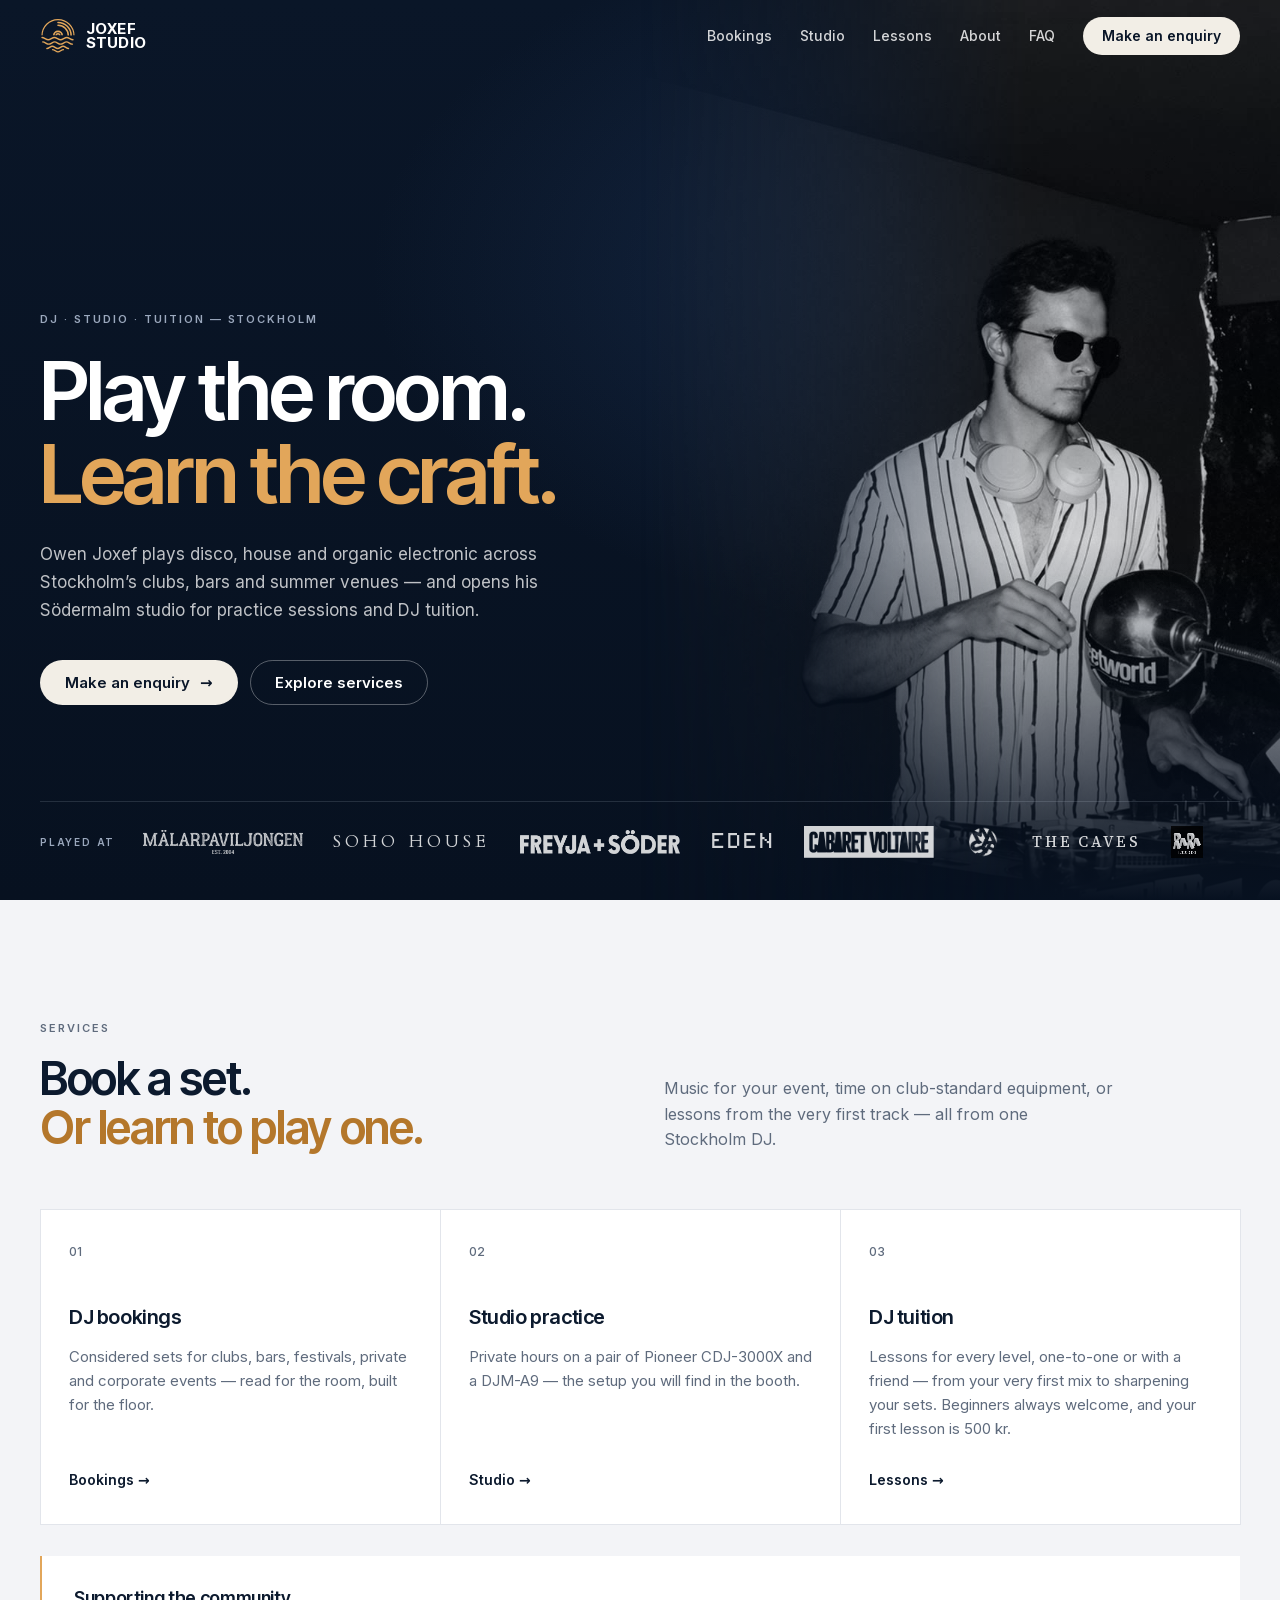
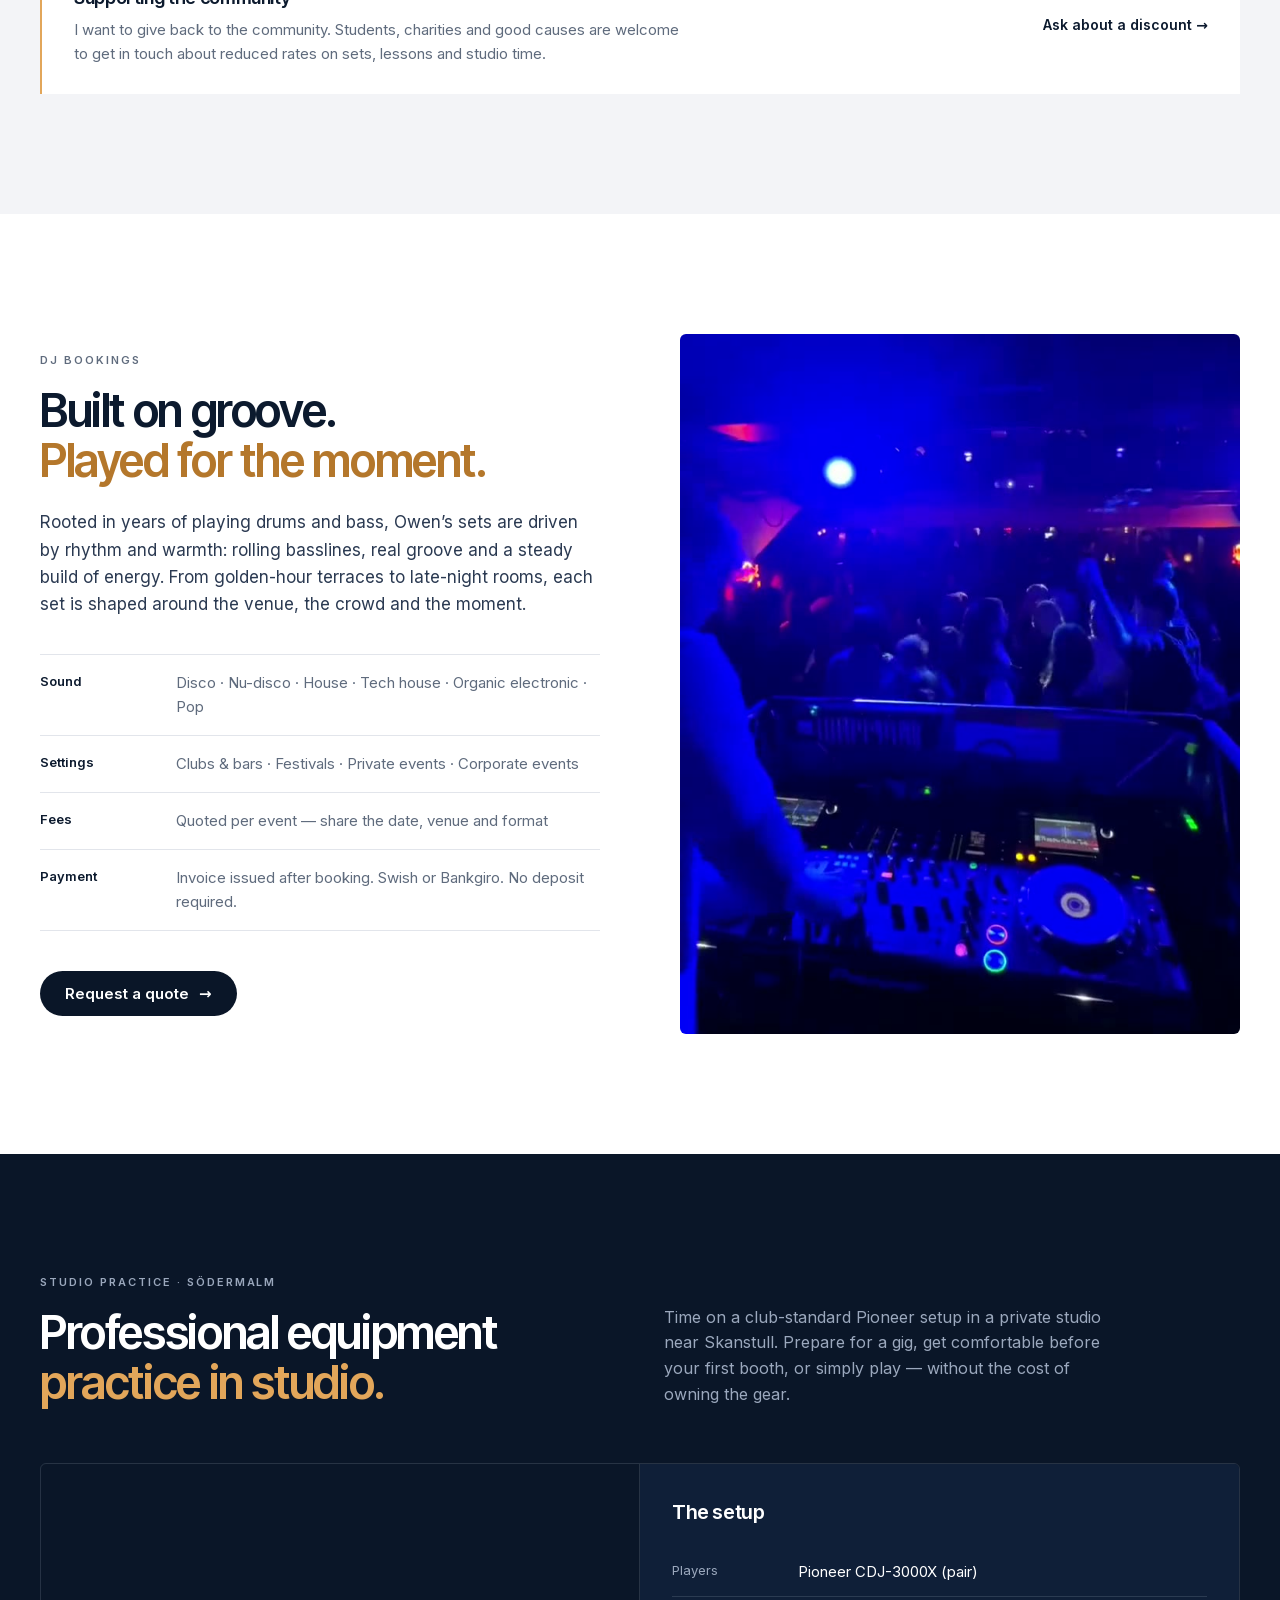
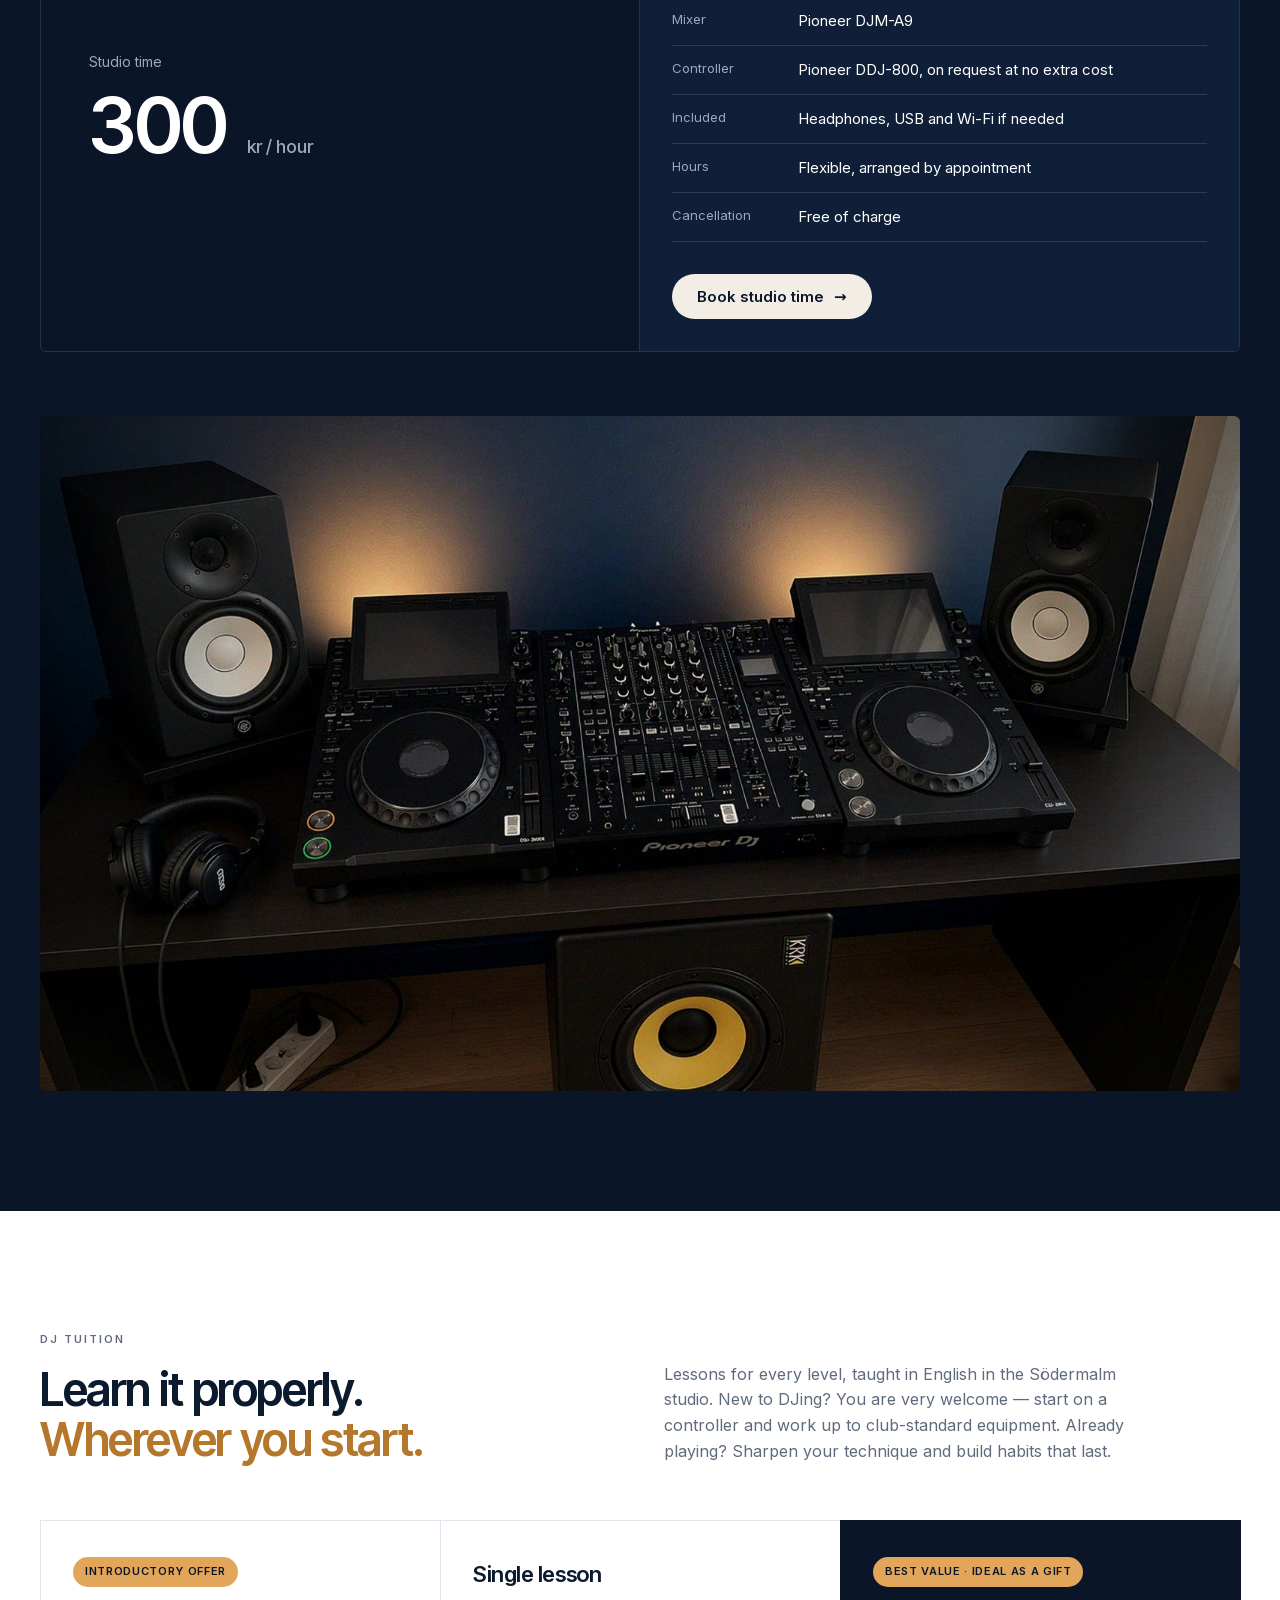
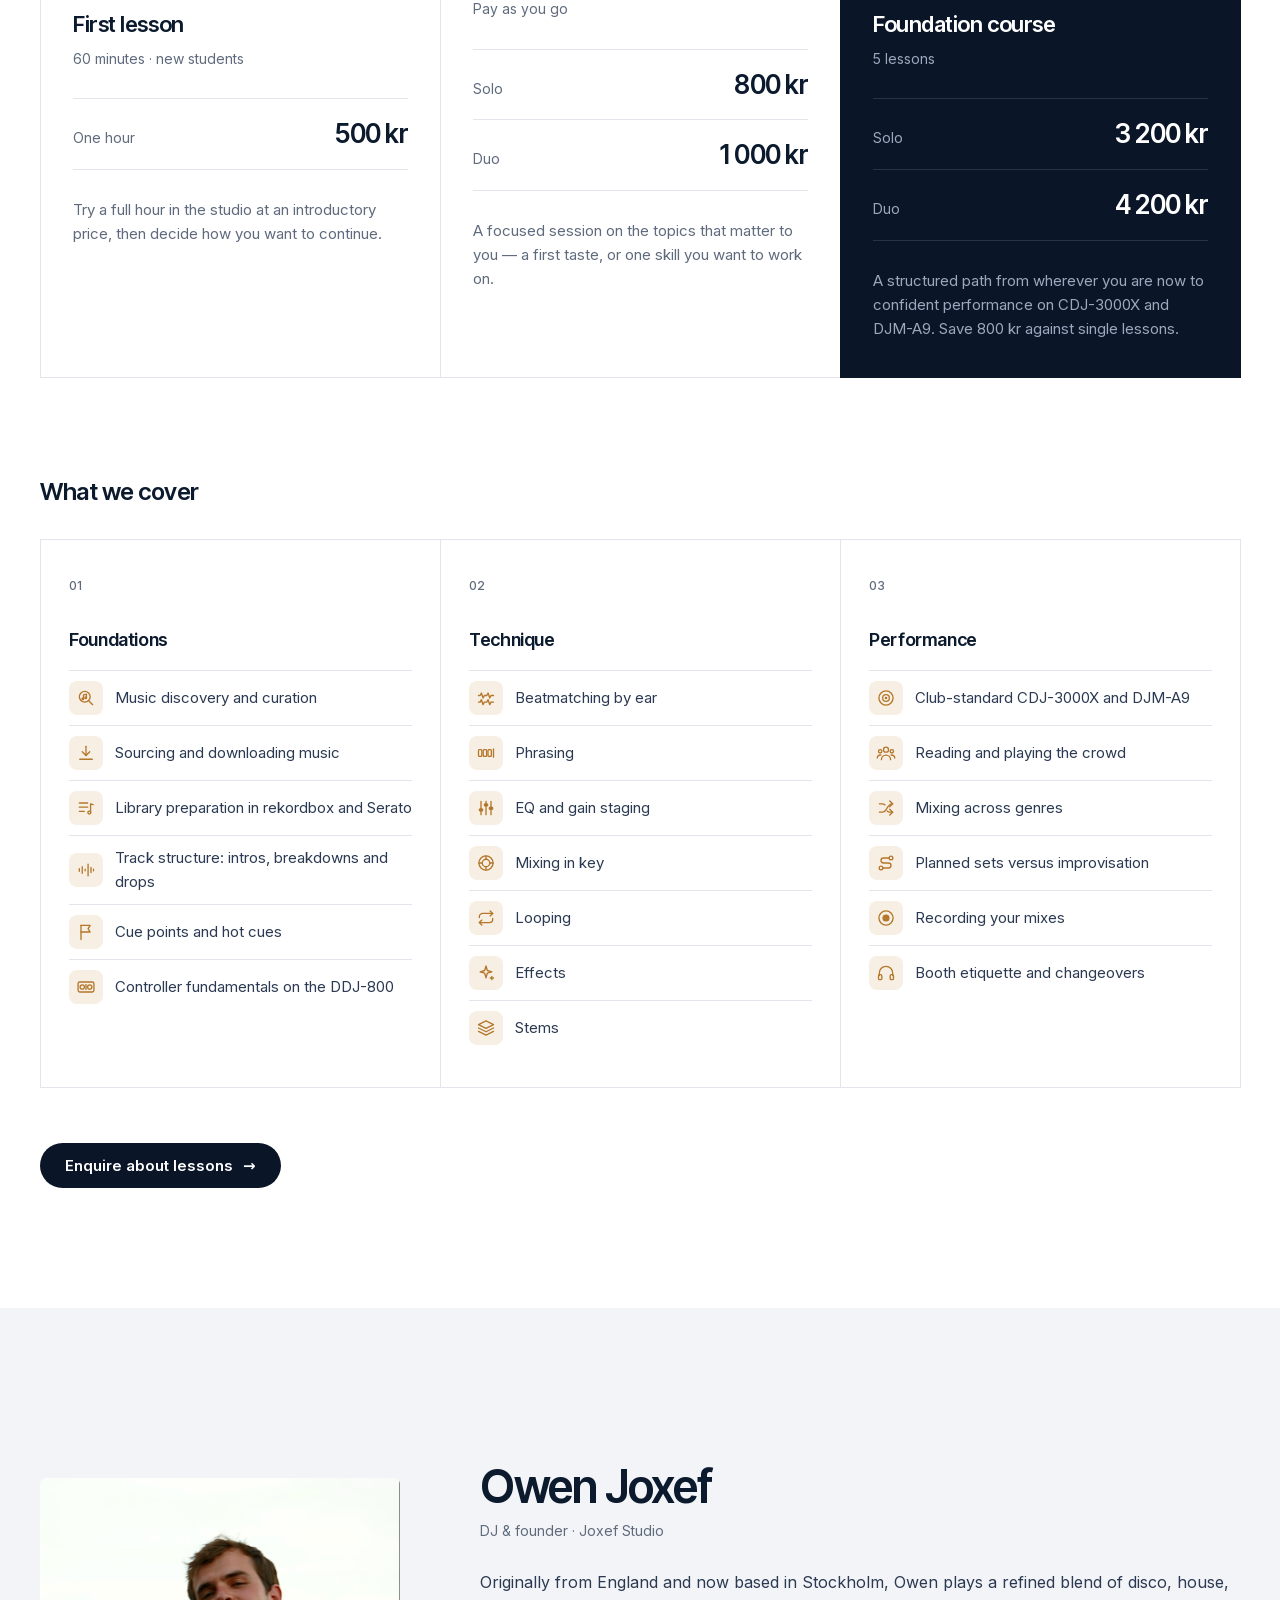
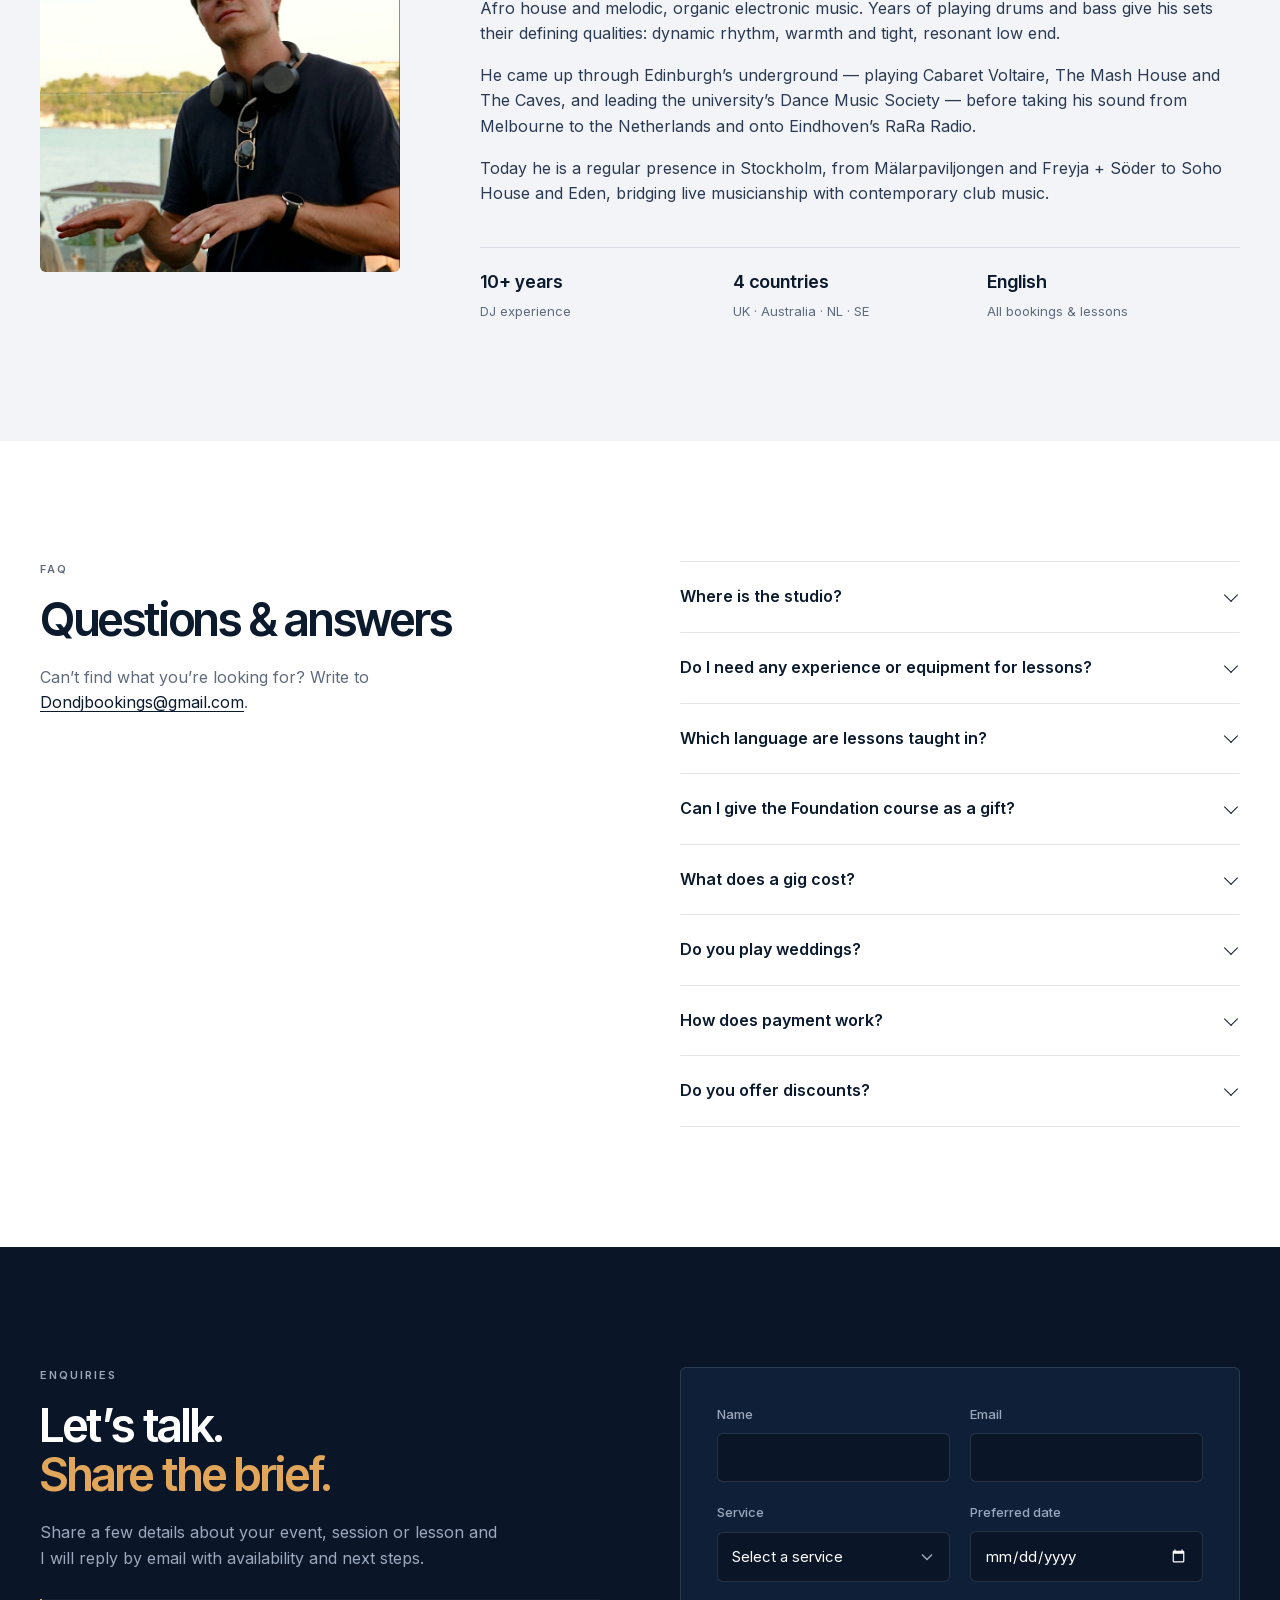
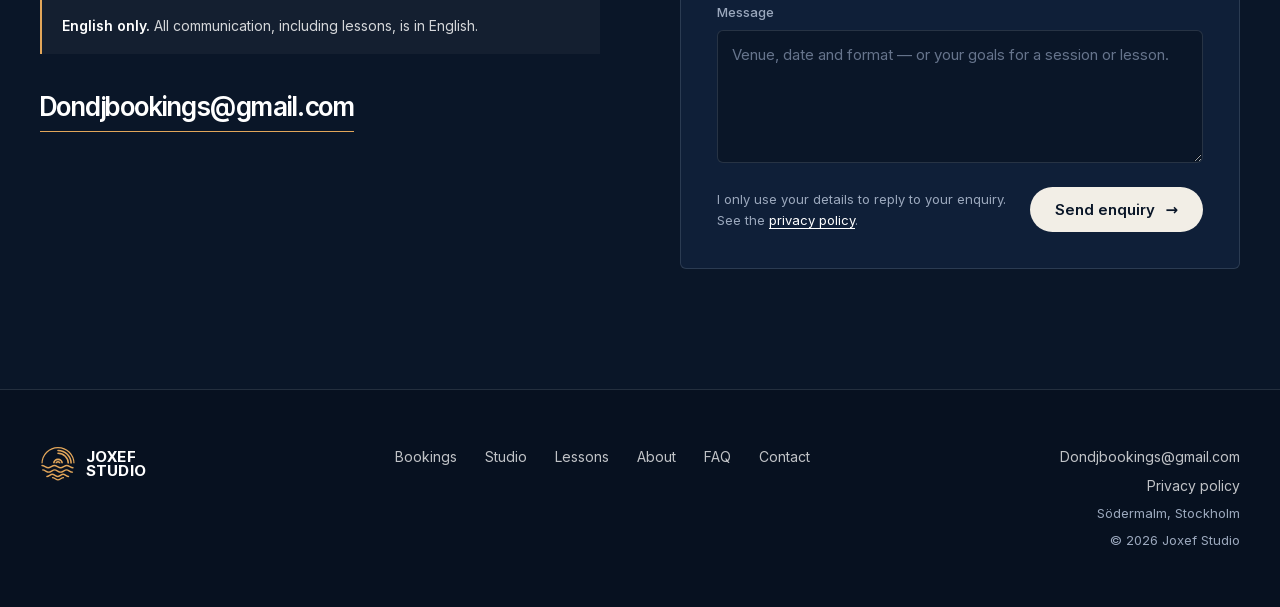
<file: index.html>
<!DOCTYPE html>
<html lang="en">
  <head>
    <meta charset="UTF-8" />
    <meta name="viewport" content="width=device-width, initial-scale=1.0" />
    <title>Joxef Studio | Owen Joxef — DJ, Studio Practice &amp; Tuition in Stockholm</title>
    <meta
      name="description"
      content="Owen Joxef is a Stockholm-based DJ playing disco, house and organic electronic. Bookings for clubs, festivals and private events, plus CDJ-3000X and DJM-A9 studio practice and DJ lessons for every level in Södermalm."
    />
    <meta name="theme-color" content="#0a1628" />
    <link rel="icon" href="assets/favicon.svg?v=4" type="image/svg+xml" />
    <link rel="preload" href="assets/fonts/inter.woff2" as="font" type="font/woff2" crossorigin />
    <link rel="stylesheet" href="styles.css?v=9" />
  </head>
  <body>
    <a class="skip-link" href="#main">Skip to content</a>

    <svg class="sr-only" aria-hidden="true" focusable="false">
      <defs>
        <g id="i-discover" fill="none" stroke="currentColor" stroke-width="1.6" stroke-linecap="round" stroke-linejoin="round">
          <circle cx="10.5" cy="10.5" r="6.5" /><path d="m20 20-4.7-4.7" /><path d="M9 13V8.2l3.5-.9v4.4" /><circle cx="8.2" cy="13" r="1" /><circle cx="11.7" cy="11.7" r="1" />
        </g>
        <g id="i-download" fill="none" stroke="currentColor" stroke-width="1.6" stroke-linecap="round" stroke-linejoin="round">
          <path d="M12 4v11" /><path d="m7.5 10.5 4.5 4.5 4.5-4.5" /><path d="M4.5 19.5h15" />
        </g>
        <g id="i-library" fill="none" stroke="currentColor" stroke-width="1.6" stroke-linecap="round" stroke-linejoin="round">
          <path d="M4 6h10M4 11h10M4 16h6" /><path d="M17.5 17V7l3 1" /><circle cx="16" cy="17.5" r="1.8" />
        </g>
        <g id="i-controller" fill="none" stroke="currentColor" stroke-width="1.6" stroke-linecap="round" stroke-linejoin="round">
          <rect x="2.5" y="6" width="19" height="12" rx="2" /><circle cx="7.5" cy="12" r="2.6" /><circle cx="16.5" cy="12" r="2.6" /><path d="M12 9v6" />
        </g>
        <g id="i-beatmatch" fill="none" stroke="currentColor" stroke-width="1.6" stroke-linecap="round" stroke-linejoin="round">
          <path d="M3 9h2l1.5-3 2 6 1.5-3h3l1.5-3 2 6 1.5-3H21" /><path d="M3 17h2l1.5-3 2 6 1.5-3h3l1.5-3 2 6 1.5-3H21" />
        </g>
        <g id="i-phrase" fill="none" stroke="currentColor" stroke-width="1.6" stroke-linecap="round" stroke-linejoin="round">
          <rect x="3" y="8" width="4" height="8" rx="1" /><rect x="8.7" y="8" width="4" height="8" rx="1" /><rect x="14.4" y="8" width="4" height="8" rx="1" /><path d="M21 7v10" />
        </g>
        <g id="i-loop" fill="none" stroke="currentColor" stroke-width="1.6" stroke-linecap="round" stroke-linejoin="round">
          <path d="M17 3.5 20 6.5l-3 3" /><path d="M4 11.5v-1a4 4 0 0 1 4-4h12" /><path d="M7 20.5 4 17.5l3-3" /><path d="M20 12.5v1a4 4 0 0 1-4 4H4" />
        </g>
        <g id="i-effects" fill="none" stroke="currentColor" stroke-width="1.6" stroke-linecap="round" stroke-linejoin="round">
          <path d="M12 3.5 13.6 9l5.4 1.6-5.4 1.6L12 17.7l-1.6-5.5L5 10.6 10.4 9z" /><path d="M19 16v4M17 18h4" />
        </g>
        <g id="i-stems" fill="none" stroke="currentColor" stroke-width="1.6" stroke-linecap="round" stroke-linejoin="round">
          <path d="m12 3.5 9 4.5-9 4.5L3 8z" /><path d="m3 12 9 4.5 9-4.5" /><path d="m3 16 9 4.5 9-4.5" />
        </g>
        <g id="i-cdj" fill="none" stroke="currentColor" stroke-width="1.6" stroke-linecap="round" stroke-linejoin="round">
          <circle cx="12" cy="12" r="8.5" /><circle cx="12" cy="12" r="4" /><circle cx="12" cy="12" r=".8" fill="currentColor" />
        </g>
        <g id="i-genres" fill="none" stroke="currentColor" stroke-width="1.6" stroke-linecap="round" stroke-linejoin="round">
          <path d="M16.5 3.5 20 7l-3.5 3.5" /><path d="M4 17h3.5c2 0 3.2-1 4.3-2.6l2.4-3.8C15.3 9 16.5 7 18.5 7H20" /><path d="M16.5 13.5 20 17l-3.5 3.5" /><path d="M4 7h3.5c1.4 0 2.4.5 3.2 1.3" /><path d="M13.3 15.7c.8.8 1.8 1.3 3.2 1.3H20" />
        </g>
        <g id="i-structure" fill="none" stroke="currentColor" stroke-width="1.6" stroke-linecap="round" stroke-linejoin="round">
          <path d="M4 10.5v3M7.5 8v8M11 11v2M14.5 5v14M18 9v6M21 11v2" />
        </g>
        <g id="i-cue" fill="none" stroke="currentColor" stroke-width="1.6" stroke-linecap="round" stroke-linejoin="round">
          <path d="M6 21V4" /><path d="M6 4h11l-2.5 4L17 12H6" />
        </g>
        <g id="i-eq" fill="none" stroke="currentColor" stroke-width="1.6" stroke-linecap="round" stroke-linejoin="round">
          <path d="M6 4v16M12 4v16M18 4v16" /><rect x="4" y="13" width="4" height="2.5" rx="1" fill="currentColor" /><rect x="10" y="7" width="4" height="2.5" rx="1" fill="currentColor" /><rect x="16" y="11" width="4" height="2.5" rx="1" fill="currentColor" />
        </g>
        <g id="i-key" fill="none" stroke="currentColor" stroke-width="1.6" stroke-linecap="round" stroke-linejoin="round">
          <circle cx="12" cy="12" r="8.5" /><circle cx="12" cy="12" r="4.5" /><path d="M12 3.5v4M20.5 12h-4M12 20.5v-4M3.5 12h4" />
        </g>
        <g id="i-crowd" fill="none" stroke="currentColor" stroke-width="1.6" stroke-linecap="round" stroke-linejoin="round">
          <circle cx="12" cy="8" r="3" /><path d="M6.5 20a5.5 5.5 0 0 1 11 0" /><circle cx="5" cy="10" r="2" /><path d="M1.5 18a3.5 3.5 0 0 1 4.5-3.4" /><circle cx="19" cy="10" r="2" /><path d="M22.5 18a3.5 3.5 0 0 0-4.5-3.4" />
        </g>
        <g id="i-record" fill="none" stroke="currentColor" stroke-width="1.6" stroke-linecap="round" stroke-linejoin="round">
          <circle cx="12" cy="12" r="8.5" /><circle cx="12" cy="12" r="3.5" fill="currentColor" />
        </g>
        <g id="i-etiquette" fill="none" stroke="currentColor" stroke-width="1.6" stroke-linecap="round" stroke-linejoin="round">
          <path d="M4 15v-3a8 8 0 0 1 16 0v3" /><rect x="3" y="14" width="4" height="6" rx="1.5" /><rect x="17" y="14" width="4" height="6" rx="1.5" />
        </g>
        <g id="i-plan" fill="none" stroke="currentColor" stroke-width="1.6" stroke-linecap="round" stroke-linejoin="round">
          <circle cx="6" cy="18" r="2.2" /><circle cx="18" cy="6" r="2.2" /><path d="M8.2 18H15a3 3 0 0 0 0-6H9a3 3 0 0 1 0-6h6.8" />
        </g>
      </defs>
    </svg>

    <header class="site-header" data-header>
      <div class="header-inner">
        <a class="brand" href="#top" aria-label="Joxef Studio, back to top">
          <img class="brand-mark" src="assets/mark.svg?v=4" alt="" width="36" height="36" />
          <span class="wordmark">
            <span>Joxef</span>
            <span>Studio</span>
          </span>
        </a>
        <nav class="site-nav" id="site-nav" data-nav aria-label="Main">
          <a href="#bookings">Bookings</a>
          <a href="#studio">Studio</a>
          <a href="#lessons">Lessons</a>
          <a href="#about">About</a>
          <a href="#faq">FAQ</a>
          <a class="btn btn-light btn-sm nav-cta" href="#contact">Make an enquiry</a>
        </nav>
        <button
          class="nav-toggle"
          type="button"
          aria-expanded="false"
          aria-controls="site-nav"
          data-nav-toggle
        >
          <span class="sr-only">Open menu</span>
          <span class="bar"></span>
          <span class="bar"></span>
        </button>
      </div>
    </header>

    <main id="main">
      <!-- Hero -->
      <section class="hero" id="top">
        <figure class="hero-media" data-photo>
          <img src="assets/hero.jpg" alt="Owen Joxef behind the decks" />
        </figure>
        <div class="container hero-inner">
          <div class="hero-copy">
            <p class="kicker reveal">DJ · Studio · Tuition — Stockholm</p>
            <h1 class="hero-title reveal">
              Play the room.<br />
              <span class="accent">Learn the craft.</span>
            </h1>
            <p class="hero-lead reveal">
              Owen Joxef plays disco, house and organic electronic across Stockholm’s clubs,
              bars and summer venues — and opens his Södermalm studio for practice sessions
              and DJ tuition.
            </p>
            <div class="hero-actions reveal">
              <a class="btn btn-light" href="#contact">
                Make an enquiry <span class="arrow" aria-hidden="true">→</span>
              </a>
              <a class="btn btn-outline" href="#services">Explore services</a>
            </div>
          </div>
          <div class="credits reveal">
            <span class="credits-label">Played at</span>
            <ul class="venue-logos">
              <li>
                <img class="logo-white" src="assets/venues/malarpaviljongen.png" alt="Mälarpaviljongen" />
              </li>
              <li><span class="venue-word venue-soho">Soho House</span></li>
              <li>
                <img class="logo-white" src="assets/venues/freyja-soder.png" alt="Freyja + Söder" />
              </li>
              <li><span class="venue-word venue-eden">Eden</span></li>
              <li>
                <img src="assets/venues/cabaret-voltaire.png" alt="Cabaret Voltaire" />
              </li>
              <li>
                <img class="logo-white" src="assets/venues/mash-house.png" alt="The Mash House" />
              </li>
              <li>
                <span class="venue-word venue-caves">The Caves</span>
              </li>
              <li>
                <img class="logo-screen" src="assets/venues/rara-radio.jpg" alt="RaRa Radio" />
              </li>
            </ul>
          </div>
        </div>
      </section>

      <!-- Services overview -->
      <section class="section section-grey" id="services">
        <div class="container">
          <div class="section-head">
            <div>
              <p class="eyebrow reveal">Services</p>
              <h2 class="section-title reveal">
                Book a set.<br />
                <span class="accent">Or learn to play one.</span>
              </h2>
            </div>
            <p class="section-intro reveal">
              Music for your event, time on club-standard equipment, or lessons from the very
              first track — all from one Stockholm&nbsp;DJ.
            </p>
          </div>

          <div class="grid grid-3">
            <a class="card card-link reveal" href="#bookings">
              <span class="card-num">01</span>
              <h3>DJ bookings</h3>
              <p>
                Considered sets for clubs, bars, festivals, private and corporate events —
                read for the room, built for the floor.
              </p>
              <span class="card-more">Bookings <span aria-hidden="true">→</span></span>
            </a>
            <a class="card card-link reveal" href="#studio">
              <span class="card-num">02</span>
              <h3>Studio practice</h3>
              <p>
                Private hours on a pair of Pioneer CDJ-3000X and a DJM-A9 — the setup you will
                find in the booth.
              </p>
              <span class="card-more">Studio <span aria-hidden="true">→</span></span>
            </a>
            <a class="card card-link reveal" href="#lessons">
              <span class="card-num">03</span>
              <h3>DJ tuition</h3>
              <p>
                Lessons for every level, one-to-one or with a friend — from your very first
                mix to sharpening your sets. Beginners always welcome, and your first lesson
                is 500&nbsp;kr.
              </p>
              <span class="card-more">Lessons <span aria-hidden="true">→</span></span>
            </a>
          </div>

          <div class="community reveal">
            <div>
              <h3>Supporting the community</h3>
              <p>
                I want to give back to the community. Students, charities and good causes are
                welcome to get in touch about reduced rates on sets, lessons and studio time.
              </p>
            </div>
            <a class="card-more" href="#contact" data-service="Community rate">
              Ask about a discount <span aria-hidden="true">→</span>
            </a>
          </div>
        </div>
      </section>

      <!-- Bookings -->
      <section class="section" id="bookings">
        <div class="container split">
          <div>
            <p class="eyebrow reveal">DJ bookings</p>
            <h2 class="section-title reveal">
              Built on groove.<br />
              <span class="accent">Played for the moment.</span>
            </h2>
            <p class="body-lg reveal">
              Rooted in years of playing drums and bass, Owen’s sets are
              driven by rhythm and warmth: rolling basslines, real groove and a steady build
              of energy. From golden-hour terraces to late-night rooms, each set is shaped
              around the venue, the crowd and the moment.
            </p>

            <dl class="facts reveal">
              <div>
                <dt>Sound</dt>
                <dd>Disco · Nu-disco · House · Tech house · Organic electronic · Pop</dd>
              </div>
              <div>
                <dt>Settings</dt>
                <dd>Clubs &amp; bars · Festivals · Private events · Corporate events</dd>
              </div>
              <div>
                <dt>Fees</dt>
                <dd>Quoted per event — share the date, venue and format</dd>
              </div>
              <div>
                <dt>Payment</dt>
                <dd>
                  Invoice issued after booking. Swish or Bankgiro. No deposit required.
                </dd>
              </div>
            </dl>

            <a class="btn btn-dark reveal" href="#contact" data-service="DJ booking">
              Request a quote <span class="arrow" aria-hidden="true">→</span>
            </a>
          </div>
          <figure class="photo photo-tall reveal">
            <video
              class="club-loop"
              src="assets/club-loop.mp4"
              poster="assets/club-loop.jpg"
              autoplay
              muted
              loop
              playsinline
              preload="metadata"
              aria-label="Owen Joxef playing to a full dance floor at Patricia, Stockholm"
            ></video>
          </figure>
        </div>
      </section>

      <!-- Studio -->
      <section class="section section-dark" id="studio">
        <div class="container">
          <div class="section-head">
            <div>
              <p class="eyebrow reveal">Studio practice · Södermalm</p>
              <h2 class="section-title reveal">
                Professional equipment<br />
                <span class="accent">practice in studio.</span>
              </h2>
            </div>
            <p class="section-intro reveal">
              Time on a club-standard Pioneer setup in a private studio near Skanstull. Prepare
              for a gig, get comfortable before your first booth, or simply play — without the
              cost of owning the gear.
            </p>
          </div>

          <div class="studio-grid">
            <div class="rates rates-single reveal">
              <div class="rate">
                <span class="rate-label">Studio time</span>
                <span class="rate-value">300 <small>kr / hour</small></span>
              </div>
            </div>

            <div class="spec reveal">
              <h3 class="spec-title">The setup</h3>
              <ul class="spec-list">
                <li><span>Players</span> Pioneer CDJ-3000X (pair)</li>
                <li><span>Mixer</span> Pioneer DJM-A9</li>
                <li><span>Controller</span> Pioneer DDJ-800, on request at no extra cost</li>
                <li><span>Included</span> Headphones, USB and Wi-Fi if needed</li>
                <li><span>Hours</span> Flexible, arranged by appointment</li>
                <li><span>Cancellation</span> Free of charge</li>
              </ul>
              <a class="btn btn-light" href="#contact" data-service="Studio practice">
                Book studio time <span class="arrow" aria-hidden="true">→</span>
              </a>
            </div>
          </div>

          <figure class="photo photo-studio reveal" data-photo>
            <img
              src="assets/studio.jpg"
              alt="The full studio setup: two CDJ-3000X, a DJM-A9, Yamaha monitors and a KRK subwoofer"
            />
            <figcaption class="photo-empty">Photo — full studio setup</figcaption>
          </figure>
        </div>
      </section>

      <!-- Lessons -->
      <section class="section" id="lessons">
        <div class="container">
          <div class="section-head">
            <div>
              <p class="eyebrow reveal">DJ tuition</p>
              <h2 class="section-title reveal">
                Learn it properly.<br />
                <span class="accent">Wherever you start.</span>
              </h2>
            </div>
            <p class="section-intro reveal">
              Lessons for every level, taught in English in the Södermalm studio. New to DJing?
              You are very welcome — start on a controller and work up to club-standard
              equipment. Already playing? Sharpen your technique and build habits that last.
            </p>
          </div>

          <div class="grid grid-3 pricing">
            <article class="plan reveal">
              <span class="plan-badge">Introductory offer</span>
              <h3>First lesson</h3>
              <p class="plan-sub">60 minutes · new students</p>
              <div class="plan-prices">
                <div><span>One hour</span><strong>500 kr</strong></div>
              </div>
              <p class="plan-text">
                Try a full hour in the studio at an introductory price, then decide how you want
                to continue.
              </p>
            </article>

            <article class="plan reveal">
              <h3>Single lesson</h3>
              <p class="plan-sub">Pay as you go</p>
              <div class="plan-prices">
                <div><span>Solo</span><strong>800 kr</strong></div>
                <div><span>Duo</span><strong>1 000 kr</strong></div>
              </div>
              <p class="plan-text">
                A focused session on the topics that matter to you — a first taste, or one
                skill you want to work on.
              </p>
            </article>

            <article class="plan plan-featured reveal">
              <span class="plan-badge">Best value · Ideal as a gift</span>
              <h3>Foundation course</h3>
              <p class="plan-sub">5 lessons</p>
              <div class="plan-prices">
                <div><span>Solo</span><strong>3 200 kr</strong></div>
                <div><span>Duo</span><strong>4 200 kr</strong></div>
              </div>
              <p class="plan-text">
                A structured path from wherever you are now to confident performance on
                CDJ-3000X and DJM-A9. Save 800 kr against single lessons.
              </p>
            </article>
          </div>

          <div class="curriculum">
            <h3 class="curriculum-title reveal">What we cover</h3>
            <div class="grid grid-3">
              <div class="stage reveal">
                <span class="card-num">01</span>
                <h4>Foundations</h4>
                <ul class="topics">
                  <li><svg class="icon" viewBox="0 0 24 24" aria-hidden="true"><use href="#i-discover" /></svg>Music discovery and curation</li>
                  <li><svg class="icon" viewBox="0 0 24 24" aria-hidden="true"><use href="#i-download" /></svg>Sourcing and downloading music</li>
                  <li><svg class="icon" viewBox="0 0 24 24" aria-hidden="true"><use href="#i-library" /></svg>Library preparation in rekordbox and Serato</li>
                  <li><svg class="icon" viewBox="0 0 24 24" aria-hidden="true"><use href="#i-structure" /></svg>Track structure: intros, breakdowns and drops</li>
                  <li><svg class="icon" viewBox="0 0 24 24" aria-hidden="true"><use href="#i-cue" /></svg>Cue points and hot cues</li>
                  <li><svg class="icon" viewBox="0 0 24 24" aria-hidden="true"><use href="#i-controller" /></svg>Controller fundamentals on the DDJ-800</li>
                </ul>
              </div>
              <div class="stage reveal">
                <span class="card-num">02</span>
                <h4>Technique</h4>
                <ul class="topics">
                  <li><svg class="icon" viewBox="0 0 24 24" aria-hidden="true"><use href="#i-beatmatch" /></svg>Beatmatching by ear</li>
                  <li><svg class="icon" viewBox="0 0 24 24" aria-hidden="true"><use href="#i-phrase" /></svg>Phrasing</li>
                  <li><svg class="icon" viewBox="0 0 24 24" aria-hidden="true"><use href="#i-eq" /></svg>EQ and gain staging</li>
                  <li><svg class="icon" viewBox="0 0 24 24" aria-hidden="true"><use href="#i-key" /></svg>Mixing in key</li>
                  <li><svg class="icon" viewBox="0 0 24 24" aria-hidden="true"><use href="#i-loop" /></svg>Looping</li>
                  <li><svg class="icon" viewBox="0 0 24 24" aria-hidden="true"><use href="#i-effects" /></svg>Effects</li>
                  <li><svg class="icon" viewBox="0 0 24 24" aria-hidden="true"><use href="#i-stems" /></svg>Stems</li>
                </ul>
              </div>
              <div class="stage reveal">
                <span class="card-num">03</span>
                <h4>Performance</h4>
                <ul class="topics">
                  <li><svg class="icon" viewBox="0 0 24 24" aria-hidden="true"><use href="#i-cdj" /></svg>Club-standard CDJ-3000X and DJM-A9</li>
                  <li><svg class="icon" viewBox="0 0 24 24" aria-hidden="true"><use href="#i-crowd" /></svg>Reading and playing the crowd</li>
                  <li><svg class="icon" viewBox="0 0 24 24" aria-hidden="true"><use href="#i-genres" /></svg>Mixing across genres</li>
                  <li><svg class="icon" viewBox="0 0 24 24" aria-hidden="true"><use href="#i-plan" /></svg>Planned sets versus improvisation</li>
                  <li><svg class="icon" viewBox="0 0 24 24" aria-hidden="true"><use href="#i-record" /></svg>Recording your mixes</li>
                  <li><svg class="icon" viewBox="0 0 24 24" aria-hidden="true"><use href="#i-etiquette" /></svg>Booth etiquette and changeovers</li>
                </ul>
              </div>
            </div>
          </div>

          <a class="btn btn-dark reveal" href="#contact" data-service="Lessons">
            Enquire about lessons <span class="arrow" aria-hidden="true">→</span>
          </a>
        </div>
      </section>

      <!-- About -->
      <section class="section section-grey" id="about">
        <div class="container split split-reverse">
          <figure class="photo photo-portrait reveal" data-photo>
            <img src="assets/portrait.jpg" alt="Owen Joxef mid-set at a rooftop venue by the water" />
            <figcaption class="photo-empty">Photo — portrait</figcaption>
          </figure>
          <div>
            <p class="eyebrow reveal">About</p>
            <h2 class="section-title reveal">Owen Joxef</h2>
            <p class="role reveal">DJ &amp; founder · Joxef Studio</p>
            <div class="bio reveal">
              <p>
                Originally from England and now based in Stockholm, Owen plays a refined blend
                of disco, house, Afro house and melodic, organic electronic music. Years of
                playing drums and bass give his sets their defining qualities: dynamic rhythm,
                warmth and tight, resonant low end.
              </p>
              <p>
                He came up through Edinburgh’s underground — playing Cabaret Voltaire, The Mash
                House and The Caves, and leading the university’s Dance Music Society — before
                taking his sound from Melbourne to the Netherlands and onto Eindhoven’s RaRa
                Radio.
              </p>
              <p>
                Today he is a regular presence in Stockholm, from Mälarpaviljongen and Freyja +
                Söder to Soho House and Eden, bridging live musicianship with contemporary club
                music.
              </p>
            </div>
            <dl class="stats reveal">
              <div><dt>10+ years</dt><dd>DJ experience</dd></div>
              <div><dt>4 countries</dt><dd>UK · Australia · NL · SE</dd></div>
              <div><dt>English</dt><dd>All bookings &amp; lessons</dd></div>
            </dl>
          </div>
        </div>
      </section>

      <!-- FAQ -->
      <section class="section" id="faq">
        <div class="container split split-top">
          <div>
            <p class="eyebrow reveal">FAQ</p>
            <h2 class="section-title reveal">Questions &amp; answers</h2>
            <p class="section-intro reveal">
              Can’t find what you’re looking for? Write to
              <a href="mailto:Dondjbookings@gmail.com">Dondjbookings@gmail.com</a>.
            </p>
          </div>
          <div class="faq reveal">
            <details>
              <summary>Where is the studio?</summary>
              <p>
                In Södermalm, a short walk from Skanstull. The exact address is shared once your
                session is confirmed.
              </p>
            </details>
            <details>
              <summary>Do I need any experience or equipment for lessons?</summary>
              <p>
                No. Lessons suit every level and complete beginners are very welcome.
                Everything you need is provided in the studio.
              </p>
            </details>
            <details>
              <summary>Which language are lessons taught in?</summary>
              <p>All communication, including every lesson, is in English.</p>
            </details>
            <details>
              <summary>Can I give the Foundation course as a gift?</summary>
              <p>
                Yes — it makes an excellent birthday present. Mention it in your enquiry and we
                will arrange the details.
              </p>
            </details>
            <details>
              <summary>What does a gig cost?</summary>
              <p>
                Every event is quoted individually. Share the date, venue, expected guests and
                set length, and you will receive a clear proposal.
              </p>
            </details>
            <details>
              <summary>Do you play weddings?</summary>
              <p>
                Selectively — where the music brief sits within the sound: disco, house and
                feel-good dance music rather than a request-led playlist.
              </p>
            </details>
            <details>
              <summary>How does payment work?</summary>
              <p>
                An invoice is issued after booking, payable by Swish or Bankgiro. No deposit is
                required.
              </p>
            </details>
            <details>
              <summary>Do you offer discounts?</summary>
              <p>
                Yes. I want to support the community, so students, charities and good causes can
                get in touch about reduced rates on sets, lessons and studio time. Just mention it
                in your enquiry.
              </p>
            </details>
          </div>
        </div>
      </section>

      <!-- Contact -->
      <section class="section section-dark" id="contact">
        <div class="container split split-top">
          <div>
            <p class="eyebrow reveal">Enquiries</p>
            <h2 class="section-title reveal">
              Let’s talk.<br />
              <span class="accent">Share the brief.</span>
            </h2>
            <p class="section-intro reveal">
              Share a few details about your event, session or lesson and I will reply by email
              with availability and next steps.
            </p>
            <p class="lang-note reveal">
              <strong>English only.</strong> All communication, including lessons, is in
              English.
            </p>
            <a class="contact-email reveal" href="mailto:Dondjbookings@gmail.com"
              >Dondjbookings@gmail.com</a
            >
          </div>

          <form
            class="form reveal"
            action="https://formsubmit.co/Dondjbookings@gmail.com"
            method="POST"
          >
            <input type="hidden" name="_subject" value="New enquiry — Joxef Studio" />
            <input type="hidden" name="_template" value="table" />
            <input type="hidden" name="_captcha" value="false" />
            <input
              type="text"
              name="_honey"
              class="honey"
              tabindex="-1"
              autocomplete="off"
              aria-hidden="true"
            />

            <div class="form-row">
              <label class="field">
                <span>Name</span>
                <input type="text" name="name" required autocomplete="name" />
              </label>
              <label class="field">
                <span>Email</span>
                <input type="email" name="email" required autocomplete="email" />
              </label>
            </div>

            <div class="form-row">
              <label class="field">
                <span>Service</span>
                <select name="service" required data-service-select>
                  <option value="" disabled selected>Select a service</option>
                  <option value="DJ booking">DJ booking</option>
                  <option value="Studio practice">Studio practice</option>
                  <option value="First lesson">First lesson — 500 kr offer</option>
                  <option value="Lessons">Lessons — single</option>
                  <option value="Foundation course">Foundation course (5 lessons)</option>
                  <option value="Gift">Gift — Foundation course</option>
                  <option value="Community rate">Student, charity or community rate</option>
                  <option value="Other">Other</option>
                </select>
              </label>
              <label class="field">
                <span>Preferred date</span>
                <input type="date" name="preferred_date" />
              </label>
            </div>

            <label class="field">
              <span>Message</span>
              <textarea
                name="message"
                rows="5"
                required
                placeholder="Venue, date and format — or your goals for a session or lesson."
              ></textarea>
            </label>

            <div class="form-foot">
              <p>
                I only use your details to reply to your enquiry. See the
                <a href="privacy.html">privacy policy</a>.
              </p>
              <button class="btn btn-light" type="submit">
                Send enquiry <span class="arrow" aria-hidden="true">→</span>
              </button>
            </div>
          </form>
        </div>
      </section>
    </main>

    <footer class="site-footer">
      <div class="container footer-inner">
        <a class="brand" href="#top" aria-label="Joxef Studio, back to top">
          <img class="brand-mark" src="assets/mark.svg?v=4" alt="" width="36" height="36" />
          <span class="wordmark">
            <span>Joxef</span>
            <span>Studio</span>
          </span>
        </a>
        <nav class="footer-nav" aria-label="Footer">
          <a href="#bookings">Bookings</a>
          <a href="#studio">Studio</a>
          <a href="#lessons">Lessons</a>
          <a href="#about">About</a>
          <a href="#faq">FAQ</a>
          <a href="#contact">Contact</a>
        </nav>
        <div class="footer-meta">
          <a href="mailto:Dondjbookings@gmail.com">Dondjbookings@gmail.com</a>
          <a href="privacy.html">Privacy policy</a>
          <span>Södermalm, Stockholm</span>
          <span>© <span data-year>2026</span> Joxef Studio</span>
        </div>
      </div>
    </footer>

    <script src="main.js?v=2"></script>
  </body>
</html>
</file>
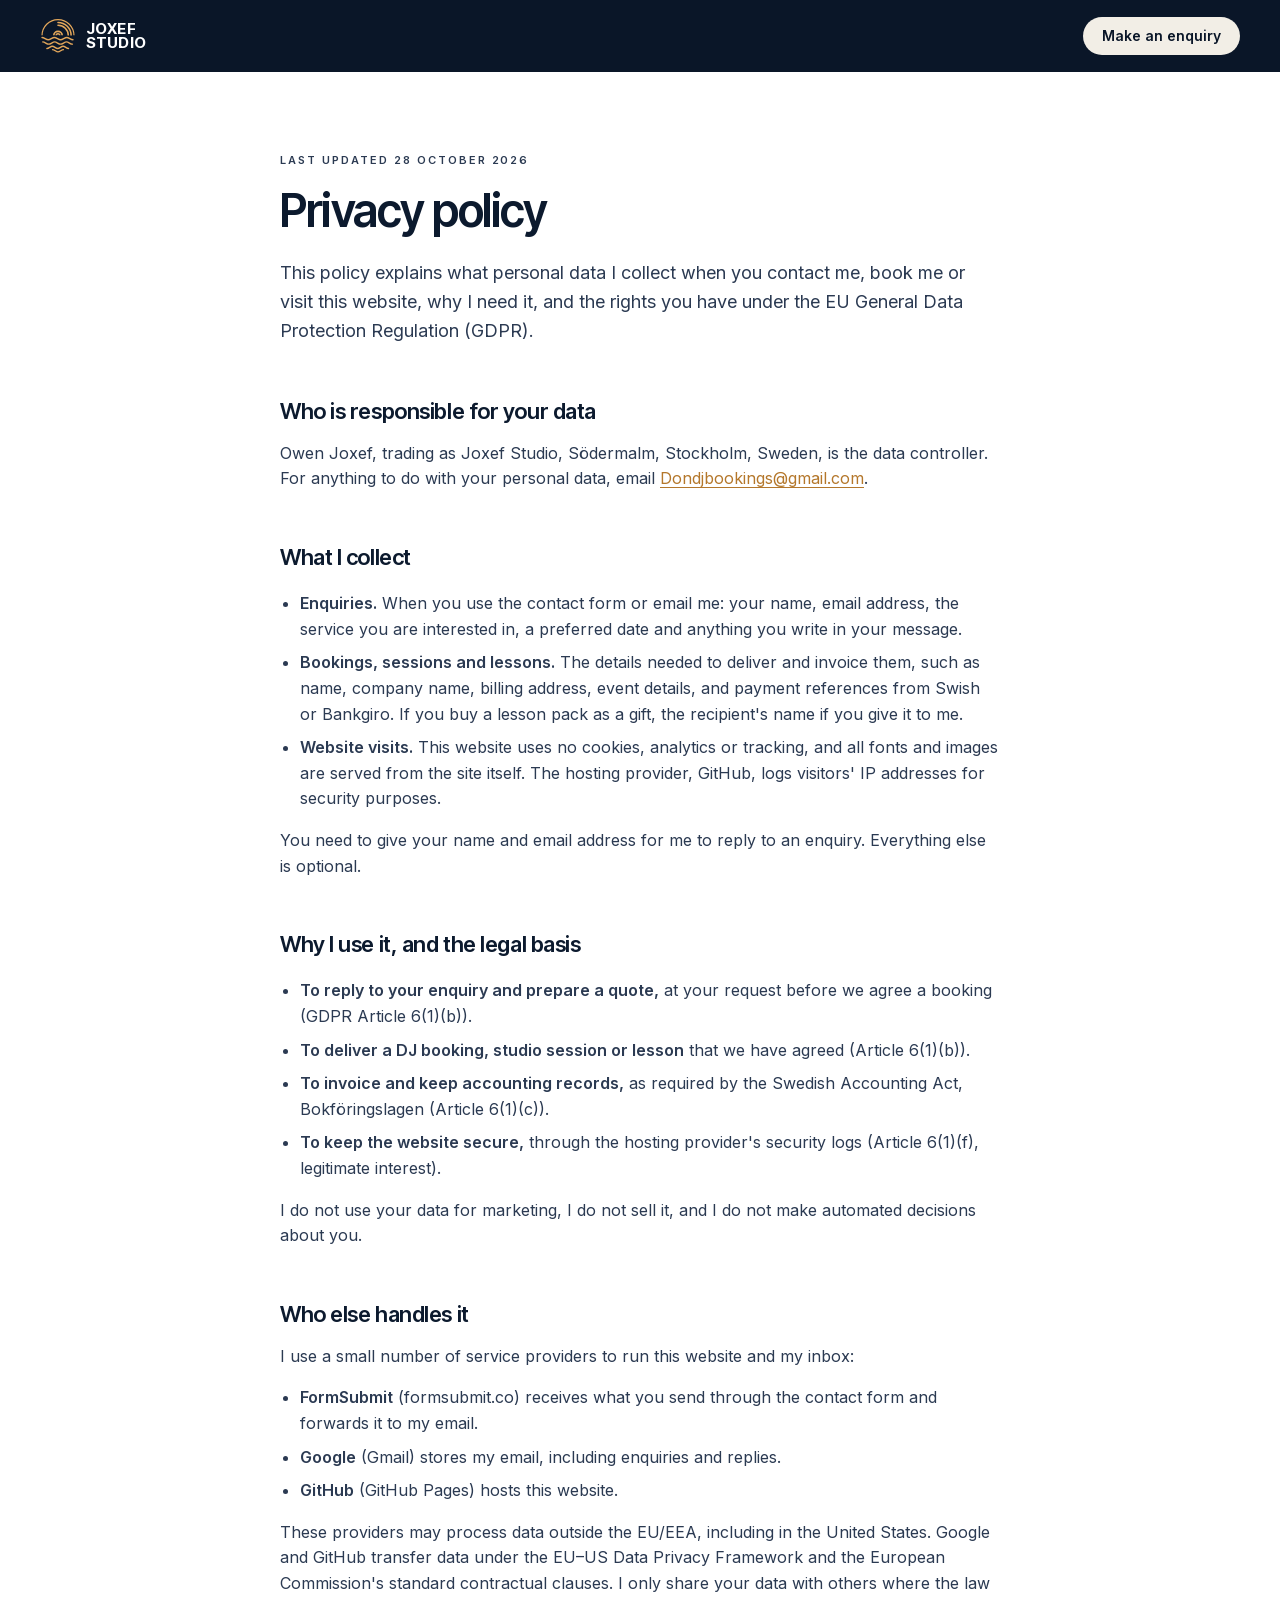
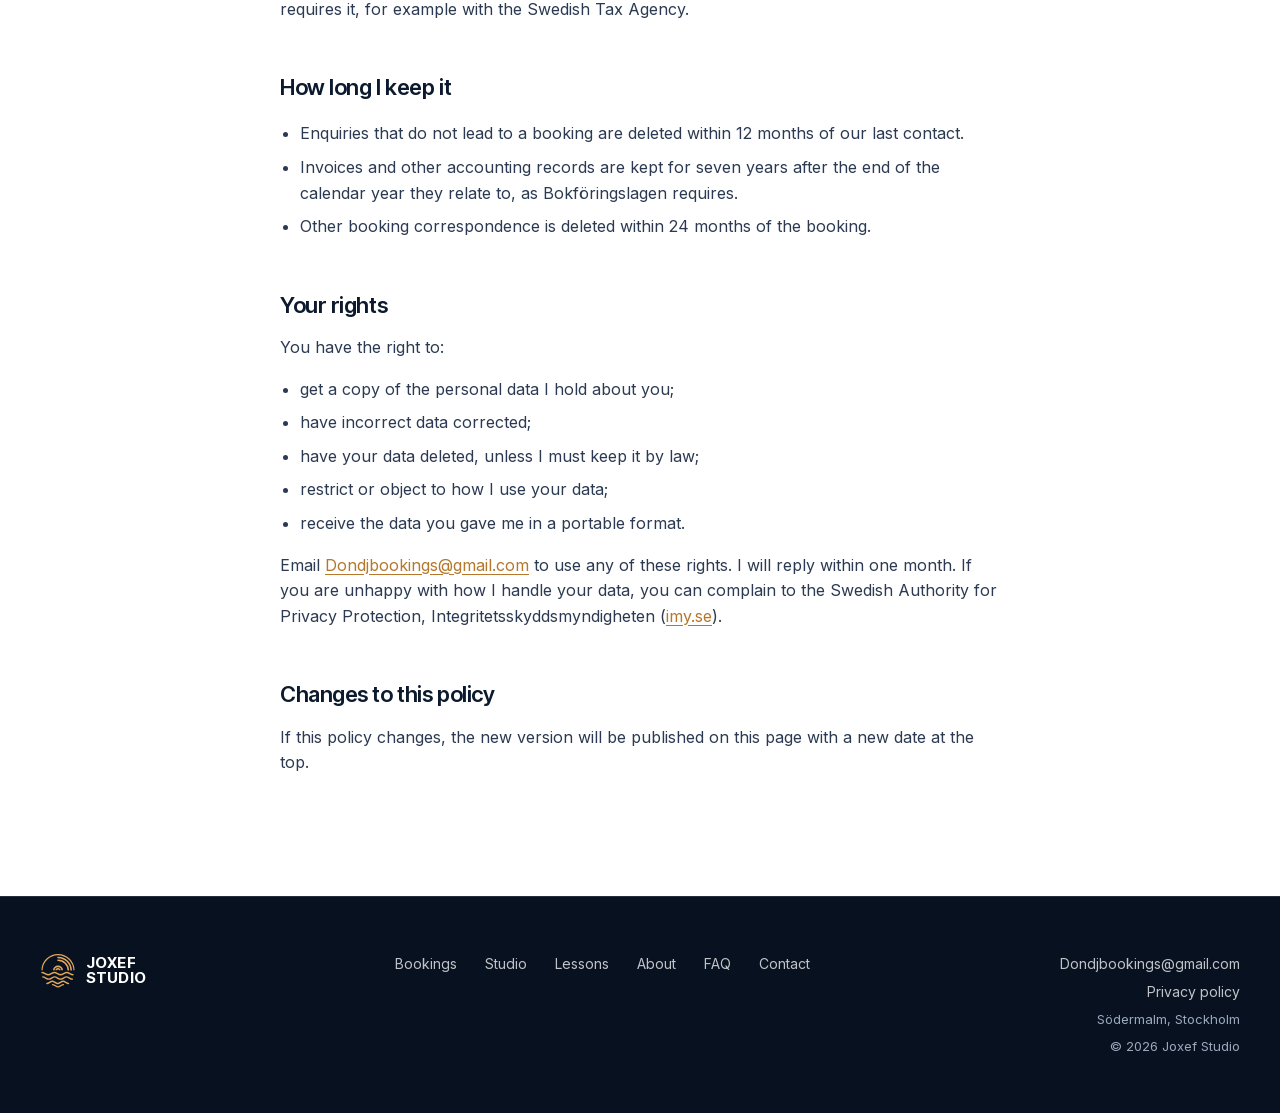
<file: privacy.html>
<!DOCTYPE html>
<html lang="en">
  <head>
    <meta charset="UTF-8" />
    <meta name="viewport" content="width=device-width, initial-scale=1.0" />
    <title>Privacy policy | Joxef Studio</title>
    <meta
      name="description"
      content="How Joxef Studio (Owen Joxef) handles personal data from enquiries, bookings and visits to this website."
    />
    <meta name="theme-color" content="#0a1628" />
    <link rel="icon" href="assets/favicon.svg?v=4" type="image/svg+xml" />
    <link rel="preload" href="assets/fonts/inter.woff2" as="font" type="font/woff2" crossorigin />
    <link rel="stylesheet" href="styles.css?v=9" />
  </head>
  <body>
    <a class="skip-link" href="#main">Skip to content</a>

    <header class="site-header is-solid">
      <div class="header-inner">
        <a class="brand" href="./" aria-label="Joxef Studio, home">
          <img class="brand-mark" src="assets/mark.svg?v=4" alt="" width="36" height="36" />
          <span class="wordmark">
            <span>Joxef</span>
            <span>Studio</span>
          </span>
        </a>
        <a class="btn btn-light btn-sm" href="./#contact">Make an enquiry</a>
      </div>
    </header>

    <main id="main" class="legal">
      <div class="container legal-inner">
        <p class="eyebrow">Last updated 28 October 2026</p>
        <h1 class="section-title">Privacy policy</h1>
        <p class="legal-lede">
          This policy explains what personal data I collect when you contact me, book me or visit
          this website, why I need it, and the rights you have under the EU General Data Protection
          Regulation (GDPR).
        </p>

        <h2>Who is responsible for your data</h2>
        <p>
          Owen Joxef, trading as Joxef Studio, Södermalm, Stockholm, Sweden, is the data controller.
          For anything to do with your personal data, email
          <a href="mailto:Dondjbookings@gmail.com">Dondjbookings@gmail.com</a>.
        </p>

        <h2>What I collect</h2>
        <ul>
          <li>
            <strong>Enquiries.</strong> When you use the contact form or email me: your name, email
            address, the service you are interested in, a preferred date and anything you write in
            your message.
          </li>
          <li>
            <strong>Bookings, sessions and lessons.</strong> The details needed to deliver and invoice
            them, such as name, company name, billing address, event details, and payment references
            from Swish or Bankgiro. If you buy a lesson pack as a gift, the recipient's name if you
            give it to me.
          </li>
          <li>
            <strong>Website visits.</strong> This website uses no cookies, analytics or tracking, and
            all fonts and images are served from the site itself. The hosting provider, GitHub, logs
            visitors' IP addresses for security purposes.
          </li>
        </ul>
        <p>
          You need to give your name and email address for me to reply to an enquiry. Everything
          else is optional.
        </p>

        <h2>Why I use it, and the legal basis</h2>
        <ul>
          <li>
            <strong>To reply to your enquiry and prepare a quote,</strong> at your request before we
            agree a booking (GDPR Article 6(1)(b)).
          </li>
          <li>
            <strong>To deliver a DJ booking, studio session or lesson</strong> that we have agreed
            (Article 6(1)(b)).
          </li>
          <li>
            <strong>To invoice and keep accounting records,</strong> as required by the Swedish
            Accounting Act, Bokföringslagen (Article 6(1)(c)).
          </li>
          <li>
            <strong>To keep the website secure,</strong> through the hosting provider's security
            logs (Article 6(1)(f), legitimate interest).
          </li>
        </ul>
        <p>
          I do not use your data for marketing, I do not sell it, and I do not make automated
          decisions about you.
        </p>

        <h2>Who else handles it</h2>
        <p>I use a small number of service providers to run this website and my inbox:</p>
        <ul>
          <li>
            <strong>FormSubmit</strong> (formsubmit.co) receives what you send through the contact
            form and forwards it to my email.
          </li>
          <li><strong>Google</strong> (Gmail) stores my email, including enquiries and replies.</li>
          <li><strong>GitHub</strong> (GitHub Pages) hosts this website.</li>
        </ul>
        <p>
          These providers may process data outside the EU/EEA, including in the United States.
          Google and GitHub transfer data under the EU–US Data Privacy Framework and the European
          Commission's standard contractual clauses. I only share your data with others where the
          law requires it, for example with the Swedish Tax Agency.
        </p>

        <h2>How long I keep it</h2>
        <ul>
          <li>
            Enquiries that do not lead to a booking are deleted within 12 months of our last
            contact.
          </li>
          <li>
            Invoices and other accounting records are kept for seven years after the end of the
            calendar year they relate to, as Bokföringslagen requires.
          </li>
          <li>Other booking correspondence is deleted within 24 months of the booking.</li>
        </ul>

        <h2>Your rights</h2>
        <p>You have the right to:</p>
        <ul>
          <li>get a copy of the personal data I hold about you;</li>
          <li>have incorrect data corrected;</li>
          <li>have your data deleted, unless I must keep it by law;</li>
          <li>restrict or object to how I use your data;</li>
          <li>receive the data you gave me in a portable format.</li>
        </ul>
        <p>
          Email <a href="mailto:Dondjbookings@gmail.com">Dondjbookings@gmail.com</a> to use any of
          these rights. I will reply within one month. If you are unhappy with how I handle your
          data, you can complain to the Swedish Authority for Privacy Protection,
          Integritetsskyddsmyndigheten (<a href="https://www.imy.se" rel="noopener">imy.se</a>).
        </p>

        <h2>Changes to this policy</h2>
        <p>
          If this policy changes, the new version will be published on this page with a new date at
          the top.
        </p>
      </div>
    </main>

    <footer class="site-footer">
      <div class="container footer-inner">
        <a class="brand" href="./" aria-label="Joxef Studio, home">
          <img class="brand-mark" src="assets/mark.svg?v=4" alt="" width="36" height="36" />
          <span class="wordmark">
            <span>Joxef</span>
            <span>Studio</span>
          </span>
        </a>
        <nav class="footer-nav" aria-label="Footer">
          <a href="./#bookings">Bookings</a>
          <a href="./#studio">Studio</a>
          <a href="./#lessons">Lessons</a>
          <a href="./#about">About</a>
          <a href="./#faq">FAQ</a>
          <a href="./#contact">Contact</a>
        </nav>
        <div class="footer-meta">
          <a href="mailto:Dondjbookings@gmail.com">Dondjbookings@gmail.com</a>
          <a href="privacy.html" aria-current="page">Privacy policy</a>
          <span>Södermalm, Stockholm</span>
          <span>© <span data-year>2026</span> Joxef Studio</span>
        </div>
      </div>
    </footer>

    <script src="main.js?v=2"></script>
  </body>
</html>
</file>
<file: styles.css>
@font-face {
  font-family: "FT88";
  src: url("assets/fonts/FT88-Regular.ttf") format("truetype");
  font-display: swap;
}

@font-face {
  font-family: "Inter";
  src: url("assets/fonts/inter.woff2") format("woff2");
  font-weight: 400 600;
  font-display: swap;
}

@font-face {
  font-family: "Inter Tight";
  src: url("assets/fonts/inter-tight.woff2") format("woff2");
  font-weight: 500 700;
  font-display: swap;
}

@font-face {
  font-family: "Cardo";
  src: url("assets/fonts/cardo-400.woff2") format("woff2");
  font-weight: 400;
  font-display: swap;
}

@font-face {
  font-family: "Source Serif 4";
  src: url("assets/fonts/source-serif-4-500.woff2") format("woff2");
  font-weight: 500;
  font-display: swap;
}

:root {
  --navy-950: #071120;
  --navy-900: #0a1628;
  --navy-800: #0f1f38;
  --navy-700: #1a2d4d;
  --navy-line: rgba(214, 224, 240, 0.14);
  --ink: #0c1a2e;
  --ink-2: #2b3a52;
  --muted: #5f6b7d;
  --muted-on-dark: #9ba8bd;
  --paper: #ffffff;
  --grey: #f3f4f7;
  --line: #e2e5eb;
  --sand: #f2eee6;
  --accent: #e2a65a;
  --accent-ink: #b4772b;
  --font: "Inter", system-ui, sans-serif;
  --font-display: "Inter Tight", "Inter", system-ui, sans-serif;
  --max: 1200px;
  --header-h: 72px;
  --ease: cubic-bezier(0.22, 1, 0.36, 1);
}

*,
*::before,
*::after {
  box-sizing: border-box;
}

html {
  scroll-behavior: smooth;
  scroll-padding-top: var(--header-h);
  -webkit-text-size-adjust: 100%;
}

body {
  margin: 0;
  font-family: var(--font);
  font-size: 16px;
  line-height: 1.6;
  color: var(--ink);
  background: var(--paper);
  -webkit-font-smoothing: antialiased;
}

img {
  display: block;
  max-width: 100%;
}

a {
  color: inherit;
}

h1,
h2,
h3,
h4 {
  font-family: var(--font-display);
  font-weight: 600;
  letter-spacing: -0.02em;
  margin: 0;
}

p {
  margin: 0;
}

.container {
  width: min(var(--max), calc(100% - 48px));
  margin-inline: auto;
}

.sr-only {
  position: absolute;
  width: 1px;
  height: 1px;
  overflow: hidden;
  clip: rect(0 0 0 0);
  white-space: nowrap;
}

.skip-link {
  position: absolute;
  left: 16px;
  top: -60px;
  z-index: 200;
  padding: 10px 16px;
  background: var(--paper);
  color: var(--ink);
  border-radius: 999px;
}

.skip-link:focus {
  top: 16px;
}

.honey {
  position: absolute;
  left: -9999px;
}

.accent {
  color: var(--accent);
}

/* Buttons */
.btn {
  display: inline-flex;
  align-items: center;
  gap: 10px;
  padding: 14px 24px;
  font: 600 15px/1 var(--font);
  text-decoration: none;
  border: 1px solid transparent;
  border-radius: 999px;
  cursor: pointer;
  transition: background-color 0.25s var(--ease), color 0.25s var(--ease),
    border-color 0.25s var(--ease);
}

.btn .arrow {
  transition: transform 0.25s var(--ease);
}

.btn:hover .arrow {
  transform: translateX(3px);
}

.btn-sm {
  padding: 11px 18px;
  font-size: 14px;
}

.btn-light {
  background: var(--sand);
  color: var(--navy-900);
}

.btn-light:hover {
  background: #fff;
}

.btn-outline {
  color: #fff;
  border-color: rgba(255, 255, 255, 0.32);
}

.btn-outline:hover {
  border-color: #fff;
}

.btn-dark {
  background: var(--navy-900);
  color: #fff;
}

.btn-dark:hover {
  background: var(--navy-700);
}

/* Header */
.site-header {
  position: fixed;
  inset: 0 0 auto;
  z-index: 100;
  height: var(--header-h);
  color: #fff;
  transition: background-color 0.3s var(--ease), box-shadow 0.3s var(--ease);
}

.site-header.is-solid {
  background: var(--navy-900);
}

.site-header.is-scrolled {
  background: rgba(10, 22, 40, 0.94);
  backdrop-filter: blur(10px);
  box-shadow: 0 1px 0 var(--navy-line);
}

.header-inner {
  width: min(var(--max), calc(100% - 48px));
  height: 100%;
  margin-inline: auto;
  display: flex;
  align-items: center;
  justify-content: space-between;
}

.brand {
  display: inline-flex;
  align-items: center;
  gap: 10px;
  text-decoration: none;
}

.brand-mark {
  width: 36px;
  height: 36px;
}

.wordmark {
  display: inline-flex;
  flex-direction: column;
  font-family: var(--font-display);
  font-weight: 700;
  font-size: 15px;
  line-height: 0.95;
  letter-spacing: 0.01em;
  text-transform: uppercase;
  text-decoration: none;
}

.site-nav {
  display: flex;
  align-items: center;
  gap: 28px;
}

.site-nav a:not(.btn) {
  font-size: 14px;
  font-weight: 500;
  text-decoration: none;
  color: rgba(255, 255, 255, 0.82);
  transition: color 0.2s;
}

.site-nav a:not(.btn):hover {
  color: #fff;
}

.nav-toggle {
  display: none;
  position: relative;
  z-index: 110;
  width: 44px;
  height: 44px;
  padding: 0;
  background: none;
  border: 0;
  cursor: pointer;
}

.nav-toggle .bar {
  display: block;
  width: 22px;
  height: 1.5px;
  margin: 6px auto;
  background: #fff;
  transition: transform 0.3s var(--ease);
}

.nav-toggle[aria-expanded="true"] .bar:first-of-type {
  transform: translateY(3.75px) rotate(45deg);
}

.nav-toggle[aria-expanded="true"] .bar:last-of-type {
  transform: translateY(-3.75px) rotate(-45deg);
}

/* Hero */
.hero {
  position: relative;
  min-height: 100vh;
  min-height: 100svh;
  display: flex;
  background:
    radial-gradient(80% 60% at 85% 30%, rgba(42, 72, 120, 0.45), transparent 70%),
    linear-gradient(180deg, var(--navy-900), var(--navy-950));
  color: #fff;
  overflow: hidden;
}

.hero-media {
  position: absolute;
  inset: 0 0 0 auto;
  width: 50%;
  margin: 0;
}

.hero-media img {
  width: 100%;
  height: 100%;
  object-fit: cover;
  object-position: center top;
  filter: grayscale(1) contrast(1.05);
  mix-blend-mode: luminosity;
  opacity: 0.9;
}

.hero-media {
  -webkit-mask-image: linear-gradient(90deg, transparent 0%, rgba(0, 0, 0, 0.35) 25%, #000 60%);
  mask-image: linear-gradient(90deg, transparent 0%, rgba(0, 0, 0, 0.35) 25%, #000 60%);
}

.hero-media::after {
  content: "";
  position: absolute;
  inset: 0;
  background: linear-gradient(0deg, var(--navy-950) 0%, rgba(7, 17, 32, 0) 40%);
}

.hero-media.is-empty {
  display: none;
}

.hero-inner {
  position: relative;
  z-index: 1;
  display: flex;
  flex-direction: column;
  justify-content: flex-end;
  padding: calc(var(--header-h) + 64px) 0 40px;
}

.hero-copy {
  max-width: 620px;
  margin-bottom: 96px;
}

.kicker {
  margin-bottom: 20px;
  font-size: 11px;
  font-weight: 600;
  letter-spacing: 0.18em;
  text-transform: uppercase;
  color: var(--muted-on-dark);
}

.hero-title {
  font-size: clamp(44px, 6.4vw, 84px);
  font-weight: 600;
  line-height: 1.02;
  letter-spacing: -0.035em;
}

.hero-lead {
  max-width: 500px;
  margin-top: 24px;
  font-size: 17px;
  line-height: 1.65;
  color: rgba(255, 255, 255, 0.74);
}

.hero-actions {
  display: flex;
  flex-wrap: wrap;
  gap: 12px;
  margin-top: 36px;
}

.credits {
  display: flex;
  align-items: center;
  gap: 28px;
  padding-top: 22px;
  border-top: 1px solid var(--navy-line);
}

.credits-label {
  flex: none;
  font-size: 10px;
  font-weight: 600;
  letter-spacing: 0.18em;
  text-transform: uppercase;
  color: var(--muted-on-dark);
}

.venue-logos {
  display: flex;
  flex-wrap: wrap;
  align-items: flex-end;
  gap: 20px 30px;
  margin: 0;
  padding: 0;
  list-style: none;
}

.venue-logos li {
  display: flex;
  align-items: center;
  height: 36px;
  opacity: 0.82;
  transition: opacity 0.25s var(--ease);
}

.venue-logos li:hover {
  opacity: 1;
}

.venue-logos img {
  height: 32px;
  width: auto;
  max-width: 160px;
  object-fit: contain;
}

.venue-word {
  color: #fff;
  white-space: nowrap;
  text-transform: uppercase;
}

.venue-soho {
  font-family: "Cardo", Georgia, serif;
  font-size: 17px;
  letter-spacing: 0.24em;
}

.venue-caves {
  font-family: "Source Serif 4", Georgia, serif;
  font-size: 15px;
  font-weight: 500;
  letter-spacing: 0.18em;
}

.venue-eden {
  font-family: "FT88", monospace;
  font-size: 22px;
  letter-spacing: 0.04em;
}

.logo-white {
  filter: brightness(0) invert(1);
}

.logo-screen {
  filter: grayscale(1) invert(1) contrast(2.2);
  mix-blend-mode: screen;
}

/* Sections */
.section {
  padding: 120px 0;
}

.section-grey {
  background: var(--grey);
}

.section-dark {
  background: var(--navy-900);
  color: #fff;
}

.eyebrow {
  margin-bottom: 16px;
  font-size: 11px;
  font-weight: 600;
  letter-spacing: 0.18em;
  text-transform: uppercase;
  color: var(--muted);
}

.section-dark .eyebrow {
  color: var(--muted-on-dark);
}

.section-title {
  font-size: clamp(32px, 3.6vw, 46px);
  line-height: 1.08;
  letter-spacing: -0.03em;
}

.section:not(.section-dark) .accent {
  color: var(--accent-ink);
}

.section-head {
  display: grid;
  grid-template-columns: 1fr 1fr;
  gap: 48px;
  align-items: end;
  margin-bottom: 56px;
}

.section-intro {
  max-width: 460px;
  font-size: 16px;
  color: var(--muted);
}

.section-dark .section-intro {
  color: var(--muted-on-dark);
}

.split .section-intro {
  margin-top: 20px;
}

.section-intro a {
  color: var(--ink);
  text-underline-offset: 3px;
}

.body-lg {
  margin-top: 24px;
  font-size: 17px;
  color: var(--ink-2);
}

.split {
  display: grid;
  grid-template-columns: 1fr 1fr;
  gap: 80px;
  align-items: center;
}

.split-top {
  align-items: start;
}

/* Grids & cards */
.grid {
  display: grid;
  gap: 0;
}

.grid-3 {
  grid-template-columns: repeat(3, 1fr);
}

.grid-3 > * {
  border: 1px solid var(--line);
  margin: 0 -1px -1px 0;
}

.card {
  display: flex;
  flex-direction: column;
  min-height: 280px;
  padding: 32px 28px;
  background: var(--paper);
  text-decoration: none;
}

.card-num {
  font-size: 12px;
  font-weight: 500;
  color: var(--muted);
}

.card h3 {
  margin-top: 40px;
  font-size: 20px;
}

.card p {
  margin-top: 12px;
  font-size: 15px;
  color: var(--muted);
}

.card-more {
  margin-top: auto;
  padding-top: 28px;
  font-size: 14px;
  font-weight: 600;
  color: var(--ink);
}

.card-more span {
  display: inline-block;
  transition: transform 0.25s var(--ease);
}

.card-link {
  transition: background-color 0.25s var(--ease);
}

.card-link:hover {
  background: #fbfbfc;
}

.card-link:hover .card-more span {
  transform: translateX(4px);
}

.community {
  display: grid;
  grid-template-columns: 1fr auto;
  gap: 16px 40px;
  align-items: center;
  margin-top: 32px;
  padding: 28px 32px;
  background: var(--paper);
  border-left: 2px solid var(--accent);
}

.community h3 {
  font-size: 18px;
}

.community p {
  max-width: 620px;
  margin-top: 6px;
  font-size: 15px;
  color: var(--muted);
}

.community .card-more {
  margin: 0;
  padding: 0;
  text-decoration: none;
}

.community .card-more span {
  display: inline-block;
  transition: transform 0.25s var(--ease);
}

.community .card-more:hover span {
  transform: translateX(4px);
}

/* Facts list */
.facts {
  margin: 36px 0 40px;
  border-top: 1px solid var(--line);
}

.facts div {
  display: grid;
  grid-template-columns: 120px 1fr;
  gap: 16px;
  padding: 16px 0;
  border-bottom: 1px solid var(--line);
}

.facts dt {
  font-size: 13px;
  font-weight: 600;
  color: var(--ink);
}

.facts dd {
  margin: 0;
  font-size: 15px;
  color: var(--muted);
}

/* Photos */
.photo {
  position: relative;
  margin: 0;
  overflow: hidden;
  background: var(--grey);
  border-radius: 6px;
}

.photo img,
.photo video {
  display: block;
  width: 100%;
  height: 100%;
  object-fit: cover;
}

.club-loop {
  background: var(--navy-900);
}

.photo-tall {
  aspect-ratio: 4 / 5;
}

.photo-portrait {
  aspect-ratio: 847 / 928;
}

.photo-studio {
  aspect-ratio: 16 / 9;
  margin-top: 64px;
}

.photo-empty {
  display: none;
}

.photo.is-empty {
  display: grid;
  place-items: center;
  border: 1px dashed #c9ced8;
  background: repeating-linear-gradient(
      135deg,
      transparent 0 12px,
      rgba(12, 26, 46, 0.025) 12px 24px
    ),
    var(--grey);
}

.section-grey .photo.is-empty {
  background-color: #e9ebf0;
}

.section-dark .photo.is-empty {
  border-color: var(--navy-line);
  background: repeating-linear-gradient(
      135deg,
      transparent 0 12px,
      rgba(255, 255, 255, 0.025) 12px 24px
    ),
    var(--navy-800);
}

.photo.is-empty .photo-empty {
  display: block;
  font-size: 11px;
  font-weight: 600;
  letter-spacing: 0.18em;
  text-transform: uppercase;
  color: var(--muted);
}

.section-dark .photo.is-empty .photo-empty {
  color: var(--muted-on-dark);
}

/* Studio */
.studio-grid {
  display: grid;
  grid-template-columns: 1fr 1fr;
  gap: 0;
  border: 1px solid var(--navy-line);
  border-radius: 6px;
  overflow: hidden;
}

.rates {
  display: grid;
  border-right: 1px solid var(--navy-line);
}

.rate {
  display: grid;
  grid-template-columns: 1fr auto;
  align-items: baseline;
  gap: 4px 16px;
  padding: 28px 32px;
  border-bottom: 1px solid var(--navy-line);
}

.rate:last-child {
  border-bottom: 0;
}

.rate-label {
  font-size: 14px;
  color: var(--muted-on-dark);
}

.rate-value {
  font-family: var(--font-display);
  font-size: 36px;
  font-weight: 600;
  letter-spacing: -0.03em;
  line-height: 1;
}

.rate-value small {
  font-size: 16px;
  font-weight: 500;
  color: var(--muted-on-dark);
}

.rates-single {
  align-content: center;
}

.rates-single .rate {
  grid-template-columns: 1fr;
  gap: 14px;
  padding: 48px;
}

.rates-single .rate-value {
  font-size: clamp(56px, 6vw, 80px);
}

.rates-single .rate-value small {
  margin-left: 6px;
  font-size: 18px;
  letter-spacing: 0;
}

.rate-note {
  grid-column: 1 / -1;
  font-size: 13px;
  color: var(--accent);
}

.spec {
  display: flex;
  flex-direction: column;
  padding: 32px;
  background: var(--navy-800);
}

.spec-title {
  font-size: 20px;
}

.spec-list {
  margin: 20px 0 32px;
  padding: 0;
  list-style: none;
}

.spec-list li {
  display: grid;
  grid-template-columns: 110px 1fr;
  gap: 16px;
  padding: 12px 0;
  font-size: 15px;
  border-bottom: 1px solid var(--navy-line);
}

.spec-list span {
  font-size: 13px;
  color: var(--muted-on-dark);
}

.spec .btn {
  align-self: flex-start;
  margin-top: auto;
}

/* Pricing */
.pricing {
  margin-bottom: 96px;
}

.plan {
  position: relative;
  display: flex;
  flex-direction: column;
  padding: 36px 32px;
  background: var(--paper);
}

.plan h3 {
  font-size: 22px;
}

.plan-sub {
  margin-top: 6px;
  font-size: 14px;
  color: var(--muted);
}

.plan-prices {
  display: grid;
  gap: 0;
  margin: 28px 0;
  border-top: 1px solid var(--line);
}

.plan-prices div {
  display: flex;
  justify-content: space-between;
  align-items: baseline;
  padding: 14px 0;
  border-bottom: 1px solid var(--line);
}

.plan-prices span {
  font-size: 14px;
  color: var(--muted);
}

.plan-prices strong {
  font-family: var(--font-display);
  font-size: 26px;
  font-weight: 600;
  letter-spacing: -0.02em;
}

.plan-text {
  font-size: 15px;
  color: var(--muted);
}

.plan-featured {
  background: var(--navy-900);
  color: #fff;
  border-color: var(--navy-900) !important;
  z-index: 1;
}

.plan-featured .plan-sub,
.plan-featured .plan-text,
.plan-featured .plan-prices span {
  color: var(--muted-on-dark);
}

.plan-featured .plan-prices,
.plan-featured .plan-prices div {
  border-color: var(--navy-line);
}

.plan-badge {
  align-self: flex-start;
  margin-bottom: 20px;
  padding: 6px 12px;
  font-size: 11px;
  font-weight: 600;
  letter-spacing: 0.06em;
  text-transform: uppercase;
  color: var(--navy-900);
  background: var(--accent);
  border-radius: 999px;
}

/* Curriculum */
.curriculum {
  margin-bottom: 56px;
}

.curriculum-title {
  margin-bottom: 28px;
  font-size: 24px;
}

.stage {
  padding: 32px 28px;
}

.stage h4 {
  margin: 28px 0 16px;
  font-size: 18px;
}

.stage ul {
  margin: 0;
  padding: 0;
  list-style: none;
}

.stage li {
  padding: 10px 0;
  font-size: 15px;
  color: var(--ink-2);
  border-top: 1px solid var(--line);
}

.topics li {
  display: flex;
  align-items: center;
  gap: 12px;
}

.icon {
  flex: none;
  width: 34px;
  height: 34px;
  padding: 7px;
  color: var(--accent-ink);
  background: #f7efe3;
  border-radius: 8px;
}

/* About */
.split-reverse {
  grid-template-columns: minmax(0, 360px) 1fr;
}

.role {
  margin-top: 8px;
  font-size: 14px;
  color: var(--muted);
}

.bio {
  margin-top: 28px;
}

.bio p {
  font-size: 16px;
  color: var(--ink-2);
}

.bio p + p {
  margin-top: 16px;
}

.stats {
  display: grid;
  grid-template-columns: repeat(3, 1fr);
  margin: 40px 0 0;
  border-top: 1px solid #d8dce4;
}

.stats div {
  padding: 20px 16px 0 0;
}

.stats dt {
  font-family: var(--font-display);
  font-size: 18px;
  font-weight: 600;
}

.stats dd {
  margin: 4px 0 0;
  font-size: 13px;
  color: var(--muted);
}

/* FAQ */
.faq {
  border-top: 1px solid var(--line);
}

.faq details {
  border-bottom: 1px solid var(--line);
}

.faq summary {
  position: relative;
  padding: 22px 40px 22px 0;
  font-size: 16px;
  font-weight: 600;
  list-style: none;
  cursor: pointer;
}

.faq summary::-webkit-details-marker {
  display: none;
}

.faq summary::after {
  content: "";
  position: absolute;
  right: 4px;
  top: 50%;
  width: 10px;
  height: 10px;
  border-right: 1.5px solid var(--ink);
  border-bottom: 1.5px solid var(--ink);
  transform: translateY(-70%) rotate(45deg);
  transition: transform 0.25s var(--ease);
}

.faq details[open] summary::after {
  transform: translateY(-30%) rotate(-135deg);
}

.faq details p {
  max-width: 560px;
  padding: 0 0 24px;
  font-size: 15px;
  color: var(--muted);
}

/* Contact */
.lang-note {
  margin-top: 28px;
  padding: 16px 20px;
  font-size: 14px;
  color: rgba(255, 255, 255, 0.82);
  border-left: 2px solid var(--accent);
  background: rgba(255, 255, 255, 0.04);
}

.lang-note strong {
  color: #fff;
}

.contact-email {
  display: inline-block;
  margin-top: 32px;
  font-family: var(--font-display);
  font-size: clamp(20px, 2.2vw, 26px);
  font-weight: 600;
  letter-spacing: -0.02em;
  text-decoration: none;
  border-bottom: 1px solid var(--accent);
  padding-bottom: 4px;
}

.form {
  display: grid;
  gap: 20px;
  padding: 36px;
  background: var(--navy-800);
  border: 1px solid var(--navy-line);
  border-radius: 6px;
}

.form-row {
  display: grid;
  grid-template-columns: 1fr 1fr;
  gap: 20px;
}

.field {
  display: grid;
  gap: 8px;
}

.field span {
  font-size: 13px;
  font-weight: 500;
  color: var(--muted-on-dark);
}

.field input,
.field select,
.field textarea {
  width: 100%;
  padding: 13px 14px;
  font: 15px/1.4 var(--font);
  color: #fff;
  background: var(--navy-900);
  border: 1px solid var(--navy-line);
  border-radius: 6px;
  transition: border-color 0.2s;
  color-scheme: dark;
}

.field select {
  appearance: none;
  padding-right: 40px;
  background-image: url("data:image/svg+xml,%3Csvg xmlns='http://www.w3.org/2000/svg' width='12' height='8' fill='none'%3E%3Cpath d='M1 1.5 6 6.5l5-5' stroke='%239ba8bd' stroke-width='1.5'/%3E%3C/svg%3E");
  background-repeat: no-repeat;
  background-position: right 16px center;
}

.field textarea {
  resize: vertical;
}

.field input::placeholder,
.field textarea::placeholder {
  color: #66748c;
}

.field input:focus,
.field select:focus,
.field textarea:focus {
  outline: none;
  border-color: var(--accent);
}

.form-foot {
  display: flex;
  align-items: center;
  justify-content: space-between;
  gap: 20px;
  margin-top: 4px;
}

.form-foot p {
  font-size: 13px;
  color: var(--muted-on-dark);
}

.form-foot .btn {
  flex: none;
}

.form-foot a {
  color: #fff;
  text-underline-offset: 3px;
}

/* Privacy policy */
.legal {
  padding: calc(var(--header-h) + 80px) 0 120px;
}

.legal-inner {
  max-width: 720px;
}

.legal-lede {
  margin: 24px 0 0;
  font-size: 18px;
  color: var(--ink-2);
}

.legal h2 {
  margin: 48px 0 12px;
  font-size: 22px;
}

.legal p,
.legal li {
  color: var(--ink-2);
}

.legal ul {
  padding-left: 20px;
}

.legal li + li {
  margin-top: 8px;
}

.legal a {
  color: var(--accent-ink);
  text-underline-offset: 3px;
}

/* Footer */
.site-footer {
  padding: 56px 0;
  background: var(--navy-950);
  color: #fff;
  border-top: 1px solid var(--navy-line);
}

.footer-inner {
  display: grid;
  grid-template-columns: auto 1fr auto;
  gap: 40px;
  align-items: start;
}

.footer-nav {
  display: flex;
  flex-wrap: wrap;
  gap: 12px 28px;
  justify-content: center;
}

.footer-nav a,
.footer-meta a {
  font-size: 14px;
  text-decoration: none;
  color: rgba(255, 255, 255, 0.75);
}

.footer-nav a:hover,
.footer-meta a:hover {
  color: #fff;
}

.footer-meta {
  display: grid;
  gap: 6px;
  justify-items: end;
  font-size: 13px;
  color: var(--muted-on-dark);
}

/* Motion */
.reveal {
  opacity: 0;
  transform: translateY(16px);
  transition: opacity 0.8s var(--ease), transform 0.8s var(--ease);
}

.reveal.is-visible {
  opacity: 1;
  transform: none;
}

/* Responsive */
@media (max-width: 960px) {
  .section {
    padding: 88px 0;
  }

  .section-head,
  .split,
  .split-reverse,
  .studio-grid {
    grid-template-columns: 1fr;
  }

  .section-head {
    gap: 20px;
    margin-bottom: 40px;
  }

  .split {
    gap: 48px;
  }

  .grid-3 {
    grid-template-columns: 1fr;
  }

  .community {
    grid-template-columns: 1fr;
  }

  .rates {
    border-right: 0;
    border-bottom: 1px solid var(--navy-line);
  }

  .hero-media {
    width: 100%;
    opacity: 0.5;
    -webkit-mask-image: none;
    mask-image: none;
  }

  .hero-media::after {
    background: linear-gradient(0deg, var(--navy-950) 10%, rgba(7, 17, 32, 0.4) 100%);
  }

  .hero-copy {
    margin-bottom: 64px;
  }

  .credits {
    flex-direction: column;
    align-items: flex-start;
    gap: 12px;
  }

  .photo-studio {
    aspect-ratio: 4 / 3;
  }

  .photo-portrait {
    max-width: 360px;
  }

  .footer-inner {
    grid-template-columns: 1fr;
  }

  .footer-nav {
    justify-content: flex-start;
  }

  .footer-meta {
    justify-items: start;
  }
}

@media (max-width: 820px) {
  .nav-toggle {
    display: block;
  }

  .site-nav {
    position: fixed;
    inset: 0;
    flex-direction: column;
    justify-content: center;
    gap: 24px;
    background: var(--navy-900);
    opacity: 0;
    visibility: hidden;
    transition: opacity 0.3s var(--ease), visibility 0.3s;
  }

  .site-nav.is-open {
    opacity: 1;
    visibility: visible;
  }

  .site-nav a:not(.btn) {
    font-family: var(--font-display);
    font-size: 28px;
    font-weight: 600;
    color: #fff;
  }

  .nav-cta {
    margin-top: 12px;
  }
}

@media (max-width: 560px) {
  .container,
  .header-inner {
    width: calc(100% - 40px);
  }

  .form {
    padding: 24px;
  }

  .form-row {
    grid-template-columns: 1fr;
  }

  .form-foot {
    flex-direction: column;
    align-items: stretch;
  }

  .form-foot .btn {
    justify-content: center;
  }

  .facts div,
  .spec-list li {
    grid-template-columns: 1fr;
    gap: 4px;
  }

  .stats {
    grid-template-columns: 1fr;
  }

  .stats div {
    padding: 16px 0;
    border-bottom: 1px solid #d8dce4;
  }

  .rate,
  .spec {
    padding: 24px;
  }
}

@media (prefers-reduced-motion: reduce) {
  html {
    scroll-behavior: auto;
  }

  .reveal {
    opacity: 1;
    transform: none;
    transition: none;
  }
}
</file>
